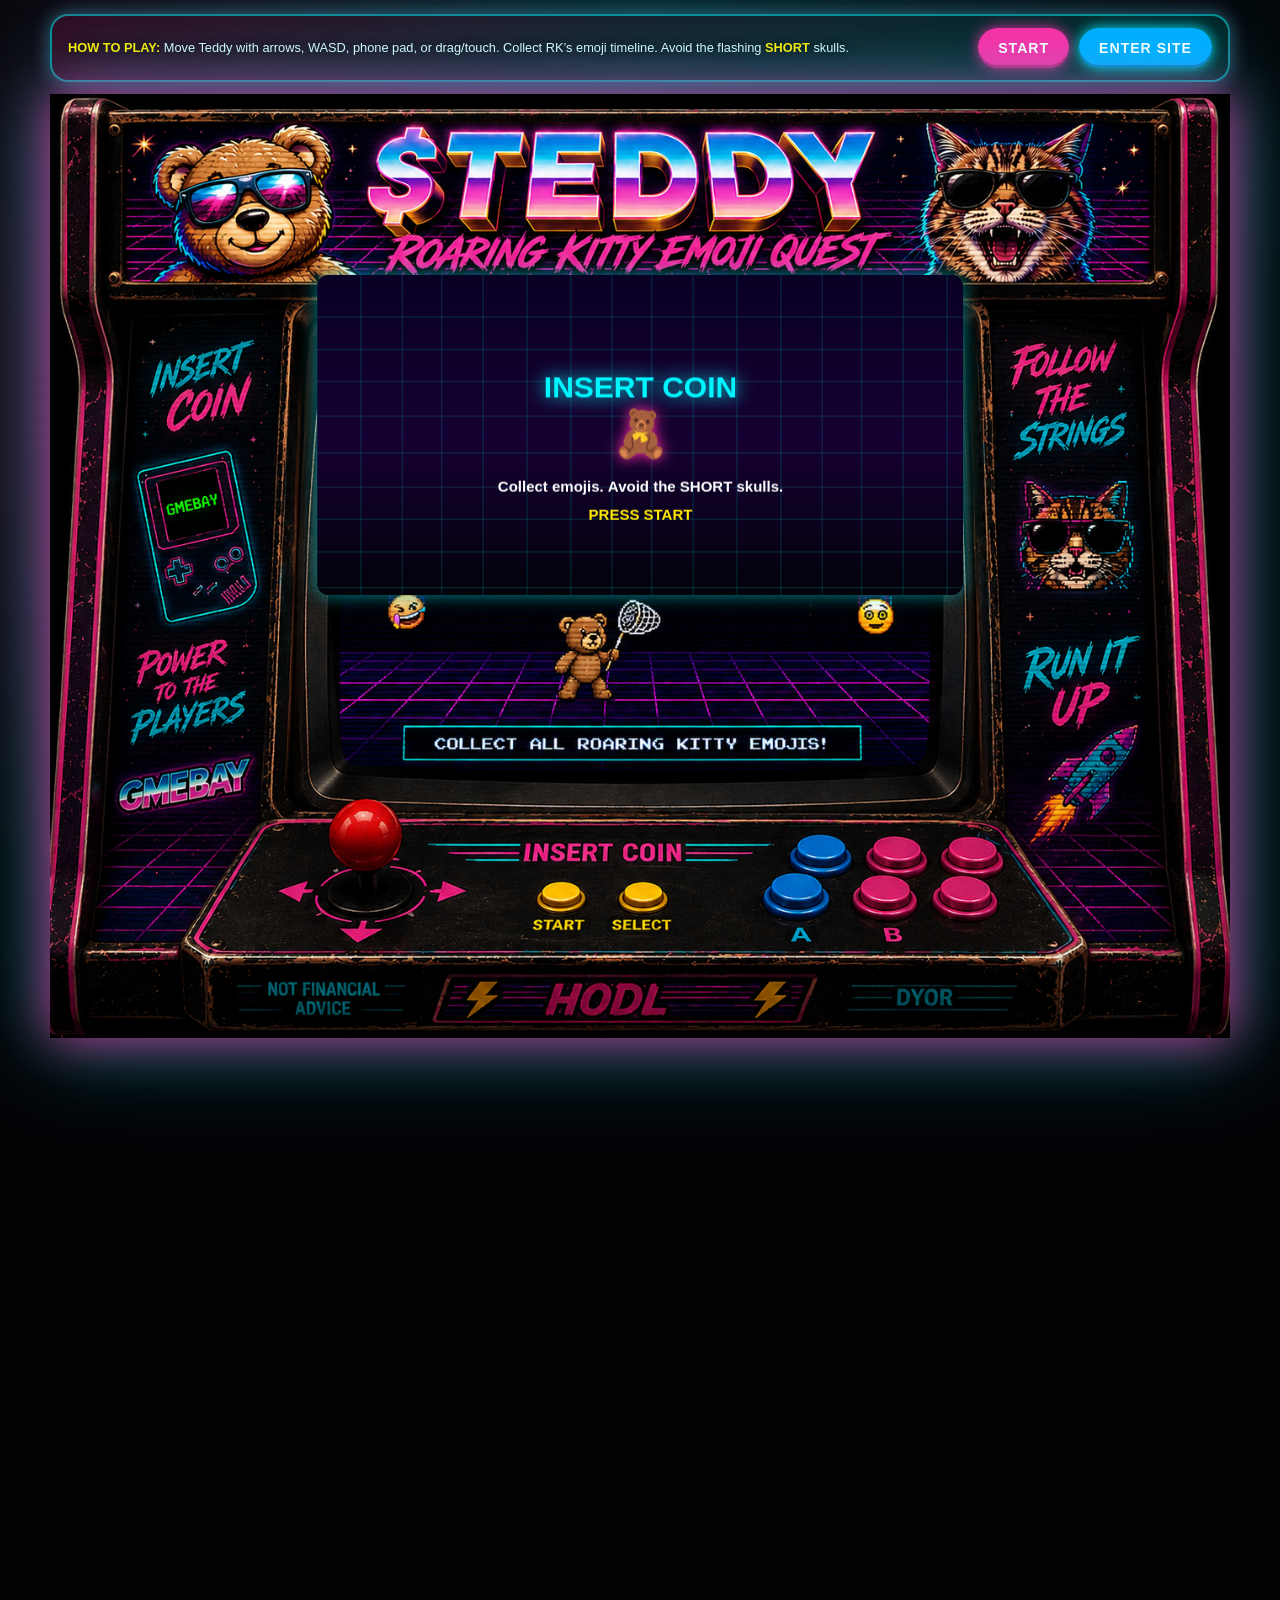
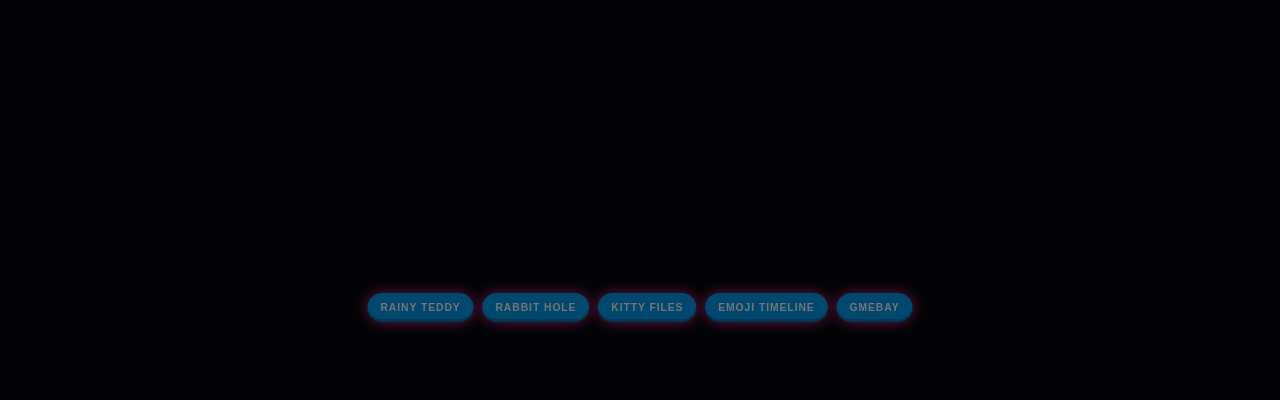
<file: index.html>
<!DOCTYPE html>
<html lang="en">
<head>
  <meta charset="UTF-8" />
  <meta name="viewport" content="width=device-width, initial-scale=1.0, viewport-fit=cover" />
  <title>$TEDDY | Insert Coin</title>
  <link rel="stylesheet" href="style.css" />

  <style>
    :root {
      --pink: #ff2aa3;
      --blue: #00f5ff;
      --yellow: #ffea00;
      --bg: #030306;

      /* Original clean cabinet gameplay placement */
      --screen-left: 22.6%;
      --screen-top: 19.2%;
      --screen-width: 54.8%;
      --screen-height: 33.8%;

      /* Your copied cabinet START / SELECT zones */
      --start-left: 43.24%;
      --start-top: 84.91%;
      --start-width: 5.2%;
      --start-height: 5.6%;

      --select-left: 50.38%;
      --select-top: 85.01%;
      --select-width: 5.2%;
      --select-height: 5.6%;
    }

    * { box-sizing: border-box; }

    html,
    body {
      margin: 0;
      min-height: 100%;
      background:
        radial-gradient(circle at 50% 0%, rgba(0,245,255,.16), transparent 34%),
        radial-gradient(circle at 20% 20%, rgba(255,42,163,.18), transparent 28%),
        var(--bg);
      color: white;
      overflow-x: hidden;
      overscroll-behavior: none;
      font-family: Arial, Helvetica, sans-serif;
    }

    .scanlines {
      position: fixed;
      inset: 0;
      pointer-events: none;
      z-index: 10000;
      opacity: .5;
      background: repeating-linear-gradient(
        to bottom,
        rgba(255,255,255,.045) 0,
        rgba(255,255,255,.045) 1px,
        transparent 2px,
        transparent 5px
      );
      mix-blend-mode: overlay;
    }

    .arcade-page {
      min-height: 100svh;
      padding: 14px 14px 28px;
      overflow-x: hidden;
    }

    .arcade-top-panel {
      width: min(99vw, 1180px);
      margin: 0 auto 12px;
      padding: 12px 16px;
      border: 2px solid rgba(0,245,255,.5);
      border-radius: 18px;
      background:
        linear-gradient(90deg, rgba(255,42,163,.18), rgba(0,245,255,.14)),
        rgba(0,0,0,.72);
      box-shadow:
        0 0 18px rgba(0,245,255,.35),
        0 0 24px rgba(255,42,163,.22);
      display: flex;
      align-items: center;
      justify-content: space-between;
      gap: 14px;
      flex-wrap: wrap;
    }

    .arcade-instructions {
      flex: 1 1 420px;
      font-size: clamp(11px, 1vw, 14px);
      line-height: 1.45;
      color: #dffcff;
      text-shadow: 0 0 8px rgba(0,0,0,.9);
    }

    .arcade-instructions strong { color: var(--yellow); }

    .arcade-controls {
      display: flex;
      align-items: center;
      justify-content: center;
      gap: 10px;
      flex-wrap: wrap;
    }

    .arcade-btn,
    .footer-links a {
      border: 0;
      border-radius: 999px;
      padding: 13px 20px;
      color: white;
      font-weight: 900;
      letter-spacing: 1px;
      cursor: pointer;
      background: var(--pink);
      box-shadow:
        0 0 14px rgba(255,42,163,.88),
        inset 0 -3px 0 rgba(0,0,0,.25);
      font-size: clamp(12px, 1.1vw, 16px);
      text-transform: uppercase;
      text-decoration: none;
      display: inline-flex;
      align-items: center;
      justify-content: center;
      line-height: 1;
      -webkit-tap-highlight-color: transparent;
      touch-action: manipulation;
    }

    .arcade-btn:hover,
    .footer-links a:hover {
      transform: translateY(-2px);
      background: #00aaff;
      box-shadow: 0 0 18px rgba(0,245,255,.95);
    }

    .arcade-btn.enter {
      background: #00aaff;
      box-shadow:
        0 0 14px rgba(0,245,255,.92),
        inset 0 -3px 0 rgba(0,0,0,.25);
    }

    .arcade-btn.enter:hover {
      background: var(--pink);
      box-shadow: 0 0 18px rgba(255,42,163,.95);
    }

    .arcade-shell {
      position: relative;
      width: min(99vw, 1180px);
      margin: 0 auto;
    }

    .arcade-cabinet-img {
      width: 100%;
      height: auto;
      display: block;
      filter:
        drop-shadow(0 0 24px rgba(255,42,163,.75))
        drop-shadow(0 0 42px rgba(0,245,255,.45));
      user-select: none;
      -webkit-user-drag: none;
      pointer-events: none;
    }

    .arcade-screen {
      position: absolute;
      left: var(--screen-left);
      top: var(--screen-top);
      width: var(--screen-width);
      height: var(--screen-height);
      border-radius: 12px;
      overflow: hidden;
      background: #050510;
      box-shadow:
        inset 0 0 22px rgba(0,245,255,.5),
        0 0 18px rgba(0,245,255,.55);
      touch-action: none;
    }

    #gameCanvas {
      display: block;
      width: 100%;
      height: 100%;
      background: #050510;
      cursor: crosshair;
      touch-action: none;
      -webkit-user-select: none;
      user-select: none;
    }

    .cabinet-hotspot {
      position: absolute;
      z-index: 90;
      border: 0;
      background: transparent;
      border-radius: 999px;
      transform: translate(-50%, -50%);
      padding: 0;
      margin: 0;
      cursor: pointer;
      touch-action: manipulation;
      -webkit-tap-highlight-color: transparent;
    }

    .cabinet-hotspot span {
      position: absolute;
      width: 1px;
      height: 1px;
      overflow: hidden;
      clip: rect(0 0 0 0);
      white-space: nowrap;
    }

    #cabinetStart {
      left: var(--start-left);
      top: var(--start-top);
      width: var(--start-width);
      height: var(--start-height);
    }

    #cabinetSelect {
      left: var(--select-left);
      top: var(--select-top);
      width: var(--select-width);
      height: var(--select-height);
    }

    body.show-layout .arcade-screen {
      outline: 3px solid rgba(255,234,0,.95);
      outline-offset: 2px;
    }

    body.show-layout .cabinet-hotspot {
      background: rgba(0,245,255,.24);
      border: 2px solid rgba(0,245,255,.95);
      box-shadow: 0 0 18px rgba(0,245,255,.8);
    }

    body.show-layout .cabinet-hotspot span {
      position: static;
      width: auto;
      height: auto;
      clip: auto;
      display: grid;
      place-items: center;
      color: white;
      font-weight: 900;
      font-size: 10px;
      text-shadow: 0 2px 4px black;
    }

    .mobile-gamepad {
      display: none;
      width: min(214px, calc(100vw - 16px));
      margin: 8px auto 0;
      padding: 5px;
      border: 2px solid rgba(0,245,255,.5);
      border-radius: 14px;
      background:
        linear-gradient(180deg, rgba(255,42,163,.12), rgba(0,245,255,.08)),
        rgba(0,0,0,.78);
      box-shadow:
        0 0 12px rgba(0,245,255,.22),
        0 0 14px rgba(255,42,163,.18);
      touch-action: none;
      -webkit-user-select: none;
      user-select: none;
    }

    .mobile-grid {
      display: grid;
      grid-template-columns: 34px 34px 34px;
      grid-template-rows: 31px 31px 31px;
      gap: 4px;
      justify-content: center;
      grid-template-areas:
        ". up ."
        "left center right"
        ". down .";
    }

    .mobile-pad {
      border: 0;
      border-radius: 9px;
      background: var(--pink);
      color: white;
      font-size: 15px;
      font-weight: 900;
      cursor: pointer;
      box-shadow:
        0 0 8px rgba(255,42,163,.62),
        inset 0 -2px 0 rgba(0,0,0,.26);
      touch-action: none;
      -webkit-tap-highlight-color: transparent;
    }

    .mobile-pad:active,
    .mobile-pad.active {
      transform: translateY(2px);
      background: #00aaff;
      box-shadow:
        0 0 14px rgba(0,245,255,.9),
        inset 0 -1px 0 rgba(0,0,0,.24);
    }

    .pad-up { grid-area: up; }
    .pad-left { grid-area: left; }
    .pad-right { grid-area: right; }
    .pad-down { grid-area: down; }

    .pad-center {
      grid-area: center;
      display: grid;
      place-items: center;
      color: #dffcff;
      font-size: 7px;
      text-align: center;
      line-height: 1.05;
      padding: 2px;
      border-radius: 9px;
      border: 1px solid rgba(255,255,255,.16);
      background: rgba(0,0,0,.52);
    }

    .footer-links {
      width: min(99vw, 1180px);
      margin: 14px auto 0;
      display: flex;
      flex-wrap: wrap;
      justify-content: center;
      gap: 9px;
    }

    .footer-links a {
      padding: 10px 14px;
      font-size: 11px;
      background: rgba(0,170,255,.92);
    }

    @media (max-width: 760px) {
      body { overflow-x: hidden; }

      .arcade-page {
        padding: 6px 4px 74px;
        overflow-x: hidden;
      }

      .arcade-top-panel {
        width: min(100%, 500px);
        max-width: 100%;
        margin: 0 auto 4px;
        padding: 7px 8px;
        border-radius: 14px;
        gap: 7px;
      }

      .arcade-instructions {
        flex-basis: 100%;
        font-size: 9.5px;
        line-height: 1.22;
        text-align: center;
      }

      .arcade-controls {
        width: 100%;
        justify-content: center;
        gap: 7px;
      }

      .arcade-btn {
        padding: 9px 11px;
        font-size: 10.5px;
      }

      /*
        Phone fit mode: modestly larger than viewport, not aggressive.
        This keeps screen placement locked to the cabinet art.
      */
      .arcade-shell {
        width: min(122vw, 590px);
        max-width: none;
        margin-left: 50%;
        transform: translateX(-50%);
      }

      .arcade-screen {
        border-radius: 8px;
      }

      .mobile-gamepad {
        display: block;
        position: fixed;
        left: 50%;
        bottom: max(6px, env(safe-area-inset-bottom));
        transform: translateX(-50%);
        z-index: 5000;
      }

      .footer-links {
        margin-top: 10px;
        padding-bottom: 12px;
        gap: 7px;
      }

      .footer-links a {
        padding: 8px 10px;
        font-size: 9px;
      }

      body.arcade-desktop-mode {
        overflow-x: auto;
      }

      body.arcade-desktop-mode .arcade-page {
        overflow-x: auto;
      }

      body.arcade-desktop-mode .arcade-top-panel,
      body.arcade-desktop-mode .arcade-shell,
      body.arcade-desktop-mode .footer-links {
        width: 1180px;
        max-width: none;
        margin-left: 0;
        margin-right: 0;
        transform: none;
      }

      body.arcade-desktop-mode .footer-links {
        justify-content: flex-start;
      }
    }
  
    /* ======================================================
       MOBILE DESKTOP-MODE ESCAPE + DEEP FALLBACK LINKS V11
    ====================================================== */

    .mobile-fit-return {
      display: none;
      position: fixed;
      right: max(10px, env(safe-area-inset-right));
      bottom: max(10px, env(safe-area-inset-bottom));
      z-index: 6500;
      border: 0;
      border-radius: 999px;
      padding: 10px 13px;
      background: #00aaff;
      color: white;
      font-weight: 900;
      font-size: 11px;
      letter-spacing: .08em;
      box-shadow:
        0 0 16px rgba(0,245,255,.86),
        inset 0 -3px 0 rgba(0,0,0,.25);
      cursor: pointer;
      touch-action: manipulation;
      -webkit-tap-highlight-color: transparent;
    }

    .mobile-fit-return:active {
      transform: translateY(2px);
      background: #ff2aa3;
      box-shadow:
        0 0 18px rgba(255,42,163,.9),
        inset 0 -1px 0 rgba(0,0,0,.25);
    }

    /*
      Fallback links stay available, but they are intentionally pushed
      far below the arcade so ENTER SITE is the obvious path.
    */
    .footer-links {
      margin-top: 95vh !important;
      opacity: .45;
      transform: scale(.94);
      transform-origin: center top;
    }

    .footer-links:hover,
    .footer-links:focus-within {
      opacity: .92;
    }

    @media (max-width: 760px) {
      body.arcade-desktop-mode .mobile-fit-return {
        display: inline-flex;
        align-items: center;
        justify-content: center;
      }

      /*
        In desktop/wide mode, keep the little escape button visible and
        move the arrow pad slightly left so the two controls do not overlap.
      */
      body.arcade-desktop-mode .mobile-gamepad {
        left: 42%;
      }

      body.arcade-desktop-mode .arcade-page {
        padding-bottom: 90px;
      }

      .footer-links {
        margin-top: 125vh !important;
        padding-bottom: 140px !important;
        opacity: .34;
      }
    }

  
    /* ======================================================
       MOBILE PLAYFIELD BOOST V12
       Desktop stays untouched. Emoji/game drawing stays untouched.
       This only makes the mobile cabinet/play screen larger.
    ====================================================== */

    @media (max-width: 760px) {
      /*
        v11 used about 122vw. This increases the phone playfield
        without changing the screen's coordinates inside the cabinet art.
      */
      body:not(.arcade-desktop-mode) .arcade-shell {
        width: min(138vw, 660px) !important;
        max-width: none !important;
        margin-left: 50% !important;
        transform: translateX(-50%) !important;
      }

      /*
        After START, give gameplay a little more breathing room.
        The top panel remains available, but it becomes less dominant.
      */
      body.arcade-playing:not(.arcade-desktop-mode) .arcade-top-panel {
        transform: scale(.94);
        transform-origin: center top;
        margin-bottom: 0;
      }

      body.arcade-playing:not(.arcade-desktop-mode) .arcade-instructions {
        font-size: 8.8px;
        line-height: 1.12;
      }

      body.arcade-playing:not(.arcade-desktop-mode) .arcade-btn {
        padding: 7px 10px;
        font-size: 9.5px;
      }

      body.arcade-playing:not(.arcade-desktop-mode) .arcade-shell {
        width: min(144vw, 680px) !important;
      }

      /*
        Keep the arrow pad compact and low so it doesn't cover the cabinet.
      */
      body.arcade-playing:not(.arcade-desktop-mode) .mobile-gamepad {
        width: min(196px, calc(100vw - 16px));
        padding: 4px;
        opacity: .92;
      }

      body.arcade-playing:not(.arcade-desktop-mode) .mobile-grid {
        grid-template-columns: 31px 31px 31px;
        grid-template-rows: 28px 28px 28px;
        gap: 4px;
      }

      body.arcade-playing:not(.arcade-desktop-mode) .mobile-pad {
        font-size: 14px;
        border-radius: 8px;
      }

      body.arcade-playing:not(.arcade-desktop-mode) .pad-center {
        font-size: 6.5px;
      }
    }

    @media (max-width: 430px) {
      body:not(.arcade-desktop-mode) .arcade-shell {
        width: min(146vw, 660px) !important;
      }

      body.arcade-playing:not(.arcade-desktop-mode) .arcade-shell {
        width: min(152vw, 680px) !important;
      }
    }

    @media (max-width: 380px) {
      body:not(.arcade-desktop-mode) .arcade-shell {
        width: min(152vw, 650px) !important;
      }

      body.arcade-playing:not(.arcade-desktop-mode) .arcade-shell {
        width: min(158vw, 680px) !important;
      }
    }

  
    /* ======================================================
       MAX MOBILE PLAYFIELD V13
       Makes the actual game screen nearly full phone width.
       Desktop and emoji drawing are untouched.
    ====================================================== */

    @media (max-width: 760px) {
      /*
        This is the key: the cabinet is much wider than the phone,
        centered so the built-in gameplay screen lands almost perfectly
        across the viewport.
      */
      body:not(.arcade-desktop-mode) .arcade-shell {
        width: min(182vw, 820px) !important;
        max-width: none !important;
        margin-left: 50% !important;
        margin-right: 0 !important;
        transform: translateX(-50%) !important;
      }

      /*
        Make the opening view already playable-looking, but keep the top
        panel visible enough for START and ENTER SITE.
      */
      body:not(.arcade-desktop-mode) .arcade-top-panel {
        width: min(100%, 460px) !important;
        padding: 5px 7px !important;
        margin-bottom: 1px !important;
        gap: 5px !important;
      }

      body:not(.arcade-desktop-mode) .arcade-instructions {
        font-size: 8.4px !important;
        line-height: 1.08 !important;
      }

      body:not(.arcade-desktop-mode) .arcade-btn {
        padding: 7px 9px !important;
        font-size: 9.5px !important;
      }

      /*
        After START, maximize the gameplay first impression:
        hide the instructional text and compress the button row.
      */
      body.arcade-playing:not(.arcade-desktop-mode) .arcade-top-panel {
        transform: none !important;
        padding: 3px 6px !important;
        margin-bottom: -4px !important;
        border-color: rgba(0,245,255,.28) !important;
        opacity: .84;
      }

      body.arcade-playing:not(.arcade-desktop-mode) .arcade-instructions {
        display: none !important;
      }

      body.arcade-playing:not(.arcade-desktop-mode) .arcade-controls {
        width: 100% !important;
        justify-content: center !important;
      }

      body.arcade-playing:not(.arcade-desktop-mode) .arcade-btn {
        padding: 6px 10px !important;
        font-size: 9px !important;
      }

      /*
        During actual play, push the screen as large as practical.
        Around 182vw makes the cabinet screen about full viewport width
        because the screen is ~54.8% of the cabinet.
      */
      body.arcade-playing:not(.arcade-desktop-mode) .arcade-shell {
        width: min(186vw, 850px) !important;
      }

      /*
        Compact controls, kept low and semi-transparent so the playfield
        remains the hero.
      */
      .mobile-gamepad {
        width: min(182px, calc(100vw - 16px)) !important;
        padding: 4px !important;
        opacity: .88 !important;
        border-radius: 13px !important;
      }

      .mobile-grid {
        grid-template-columns: 29px 29px 29px !important;
        grid-template-rows: 27px 27px 27px !important;
        gap: 4px !important;
      }

      .mobile-pad {
        font-size: 13px !important;
        border-radius: 8px !important;
      }

      .pad-center {
        font-size: 6px !important;
        line-height: 1 !important;
        padding: 1px !important;
      }

      /*
        Make sure the emergency FIT SCREEN escape remains visible
        when the user toggles into desktop/wide mode.
      */
      body.arcade-desktop-mode .mobile-fit-return {
        display: inline-flex !important;
      }
    }

    @media (max-width: 430px) {
      body:not(.arcade-desktop-mode) .arcade-shell {
        width: min(188vw, 820px) !important;
      }

      body.arcade-playing:not(.arcade-desktop-mode) .arcade-shell {
        width: min(192vw, 850px) !important;
      }
    }

    @media (max-width: 390px) {
      body:not(.arcade-desktop-mode) .arcade-shell {
        width: min(194vw, 820px) !important;
      }

      body.arcade-playing:not(.arcade-desktop-mode) .arcade-shell {
        width: min(198vw, 850px) !important;
      }
    }

    @media (max-width: 350px) {
      body:not(.arcade-desktop-mode) .arcade-shell {
        width: min(202vw, 820px) !important;
      }

      body.arcade-playing:not(.arcade-desktop-mode) .arcade-shell {
        width: min(206vw, 850px) !important;
      }
    }

      /* GAMEPLAY TUNING V14: skull/enemy movement is about 10% slower. */
  </style>
</head>

<body>
  <div class="scanlines"></div>

  <main class="arcade-page">
    <div class="arcade-top-panel">
      <div class="arcade-instructions">
        <strong>HOW TO PLAY:</strong>
        Move Teddy with arrows, WASD, phone pad, or drag/touch.
        Collect RK’s emoji timeline. Avoid the flashing <strong>SHORT</strong> skulls.
      </div>

      <div class="arcade-controls">
        <button id="startGame" class="arcade-btn" type="button">START</button>
        <a id="enterSite" class="arcade-btn enter" href="teddy.html">ENTER SITE</a>
      </div>
    </div>

    <div class="arcade-shell">
      <img
        src="teddy-arcade-cabinet.png"
        alt="$TEDDY Arcade Cabinet"
        class="arcade-cabinet-img"
      />

      <div class="arcade-screen">
        <canvas id="gameCanvas"></canvas>
      </div>

      <button id="cabinetStart" class="cabinet-hotspot" type="button" aria-label="Start arcade game">
        <span>START</span>
      </button>

      <button id="cabinetSelect" class="cabinet-hotspot" type="button" aria-label="Toggle mobile and desktop view">
        <span>SELECT</span>
      </button>
    </div>

    <div class="mobile-gamepad" aria-label="Mobile Teddy controls">
      <div class="mobile-grid">
        <button class="mobile-pad pad-up" type="button" data-key="ArrowUp">▲</button>
        <button class="mobile-pad pad-left" type="button" data-key="ArrowLeft">◀</button>
        <div class="pad-center">HOLD<br>TO<br>MOVE</div>
        <button class="mobile-pad pad-right" type="button" data-key="ArrowRight">▶</button>
        <button class="mobile-pad pad-down" type="button" data-key="ArrowDown">▼</button>
      </div>
    </div>


    <button id="mobileFitReturn" class="mobile-fit-return" type="button" aria-label="Return to mobile fit screen">
      FIT SCREEN
    </button>

    <nav class="footer-links" aria-label="Site links">
      <a href="teddy.html">Rainy Teddy</a>
      <a href="hq.html">Rabbit Hole</a>
      <a href="kitty.html">Kitty Files</a>
      <a href="emoji.html">Emoji Timeline</a>
      <a href="gmebay.html">GMEBAY</a>
    </nav>
  </main>

  <script>
    /* ======================================================
       SELF-CONTAINED $TEDDY ARCADE
       This page does NOT depend on script.js.
    ====================================================== */

    (function () {
      const params = new URLSearchParams(window.location.search);
      if (params.has("showlayout")) document.body.classList.add("show-layout");

      const canvas = document.getElementById("gameCanvas");
      const ctx = canvas.getContext("2d");
      const startBtn = document.getElementById("startGame");
      const enterSite = document.getElementById("enterSite");
      const cabinetStart = document.getElementById("cabinetStart");
      const cabinetSelect = document.getElementById("cabinetSelect");
      const mobileFitReturn = document.getElementById("mobileFitReturn");
      const mobilePads = document.querySelectorAll("[data-key]");

      const isiPhoneLike =
        /iPhone|iPad|iPod/i.test(navigator.userAgent) ||
        (navigator.platform === "MacIntel" && navigator.maxTouchPoints > 1);

      const ENTER_URL = "teddy.html";

      let animationFrame = null;
      let running = false;
      let won = false;
      let lost = false;
      let frame = 0;
      let keys = {};
      let pointerActive = false;
      let score = 0;
      let lives = 3;
      let nextEmojiIndex = 0;
      let collectibles = [];
      let enemies = [];
      let particles = [];

      const player = {
        x: 130,
        y: 250,
        targetX: 130,
        targetY: 250,
        size: 42,
        speed: 5.2,
        invincible: 0
      };

      const emojiTimeline = [
        "😳", "💩", "😿", "🥜", "🐸",
        "🍦", "🤢", "👍", "👊", "💀",
        "🤓", "👀", "🤩", "⚡", "🎮",
        "🚀", "🍄", "💥", "🍏", "🤔",
        "🥴", "💜", "👥", "👌", "🤝",
        "⛺", "😿", "🎯", "👀", "🐶",
        "🇺🇸🎤🎶", "👀", "🔥", "💥", "🍻"
      ];

      function clamp(value, min, max) {
        return Math.max(min, Math.min(max, value));
      }

      function gameWidth() {
        return Math.max(320, canvas.clientWidth || 640);
      }

      function gameHeight() {
        return Math.max(180, canvas.clientHeight || 360);
      }

      function resizeCanvas() {
        const rect = canvas.getBoundingClientRect();
        const dpr = Math.min(window.devicePixelRatio || 1, 2);
        const cssW = Math.max(320, Math.floor(rect.width || 900));
        const cssH = Math.max(180, Math.floor(rect.height || cssW * 0.5625));

        canvas.width = Math.floor(cssW * dpr);
        canvas.height = Math.floor(cssH * dpr);
        ctx.setTransform(dpr, 0, 0, dpr, 0, 0);

        player.x = clamp(player.x, 35, cssW - 35);
        player.y = clamp(player.y, 54, cssH - 35);
        player.targetX = clamp(player.targetX, 35, cssW - 35);
        player.targetY = clamp(player.targetY, 54, cssH - 35);

        if (!running && !won && !lost) drawStartScreen();
      }

      function emojiFont(size, weight = "") {
        const prefix = weight ? weight + " " : "";
        return prefix + size + 'px "Apple Color Emoji", "Segoe UI Emoji", "Noto Color Emoji", Arial, sans-serif';
      }

      function drawEmoji(text, x, y, size, shadow = "#00f5ff") {
        ctx.save();
        ctx.font = emojiFont(size);
        ctx.textAlign = "center";
        ctx.textBaseline = "middle";
        ctx.fillStyle = "#fff";
        ctx.shadowColor = isiPhoneLike ? "transparent" : shadow;
        ctx.shadowBlur = isiPhoneLike ? 0 : 14;
        ctx.fillText(text, x, y);
        ctx.restore();
      }

      function makeCollectible(emoji, index) {
        const w = gameWidth();
        const h = gameHeight();
        return {
          emoji,
          x: 80 + Math.random() * Math.max(40, w - 160),
          y: 70 + Math.random() * Math.max(40, h - 120),
          size: emoji.length > 3 ? 26 : 32,
          pulse: index * 0.4,
          collected: false
        };
      }

      function makeEnemy() {
        const w = gameWidth();
        const h = gameHeight();
        const speed = (1.2 + Math.random() * 1.8) * 0.9; // v14: skulls about 10% slower
        return {
          x: 60 + Math.random() * Math.max(40, w - 120),
          y: 70 + Math.random() * Math.max(40, h - 120),
          vx: (Math.random() > 0.5 ? 1 : -1) * speed,
          vy: (Math.random() > 0.5 ? 1 : -1) * speed,
          size: 34,
          wobble: Math.random() * Math.PI * 2
        };
      }

      function resetGame(event) {
        if (event) {
          event.preventDefault();
          event.stopPropagation();
        }

        document.body.classList.add("arcade-playing");
        document.body.classList.remove("arcade-ended");

        resizeCanvas();

        running = true;
        won = false;
        lost = false;
        frame = 0;
        score = 0;
        lives = 3;
        nextEmojiIndex = 0;
        collectibles = emojiTimeline.map((emoji, index) => makeCollectible(emoji, index));
        enemies = Array.from({ length: 5 }, makeEnemy);
        particles = [];

        player.x = gameWidth() * 0.15;
        player.y = gameHeight() * 0.5;
        player.targetX = player.x;
        player.targetY = player.y;
        player.invincible = 0;

        if (animationFrame) cancelAnimationFrame(animationFrame);
        animationFrame = requestAnimationFrame(loop);
      }

      function spawnParticles(x, y, color, amount = 16) {
        for (let i = 0; i < amount; i++) {
          particles.push({
            x,
            y,
            vx: -2.5 + Math.random() * 5,
            vy: -2.5 + Math.random() * 5,
            life: 22 + Math.random() * 22,
            color,
            size: 1.5 + Math.random() * 3
          });
        }
      }

      function distance(a, b) {
        return Math.hypot(a.x - b.x, a.y - b.y);
      }

      function updatePlayer() {
        const w = gameWidth();
        const h = gameHeight();

        if (keys.ArrowLeft || keys.a || keys.A) player.targetX -= player.speed;
        if (keys.ArrowRight || keys.d || keys.D) player.targetX += player.speed;
        if (keys.ArrowUp || keys.w || keys.W) player.targetY -= player.speed;
        if (keys.ArrowDown || keys.s || keys.S) player.targetY += player.speed;

        player.targetX = clamp(player.targetX, 35, w - 35);
        player.targetY = clamp(player.targetY, 54, h - 35);

        player.x += (player.targetX - player.x) * (pointerActive ? 0.22 : 0.16);
        player.y += (player.targetY - player.y) * (pointerActive ? 0.22 : 0.16);

        if (player.invincible > 0) player.invincible--;
      }

      function updateEnemies() {
        const w = gameWidth();
        const h = gameHeight();

        enemies.forEach((enemy) => {
          enemy.x += enemy.vx;
          enemy.y += enemy.vy;
          enemy.wobble += 0.05;

          if (enemy.x < 34 || enemy.x > w - 34) enemy.vx *= -1;
          if (enemy.y < 58 || enemy.y > h - 34) enemy.vy *= -1;

          if (player.invincible <= 0 && distance(player, enemy) < (player.size + enemy.size) * 0.46) {
            lives--;
            player.invincible = 115;
            spawnParticles(player.x, player.y, "#ff2aa3", 22);

            if (lives <= 0) endGame(false);
          }
        });
      }

      function updateParticles() {
        particles.forEach((p) => {
          p.x += p.vx;
          p.y += p.vy;
          p.vx *= 0.96;
          p.vy *= 0.96;
          p.life -= 1;
        });

        particles = particles.filter((p) => p.life > 0);
      }

      function checkCollectibles() {
        collectibles.forEach((item) => {
          if (item.collected) return;

          const itemPoint = { x: item.x, y: item.y };

          if (distance(player, itemPoint) < (player.size + item.size) * 0.44) {
            item.collected = true;
            score++;
            spawnParticles(item.x, item.y, "#00f5ff", 18);
          }
        });

        if (score >= emojiTimeline.length) {
          endGame(true);
        }
      }

      function drawBackground() {
        const w = gameWidth();
        const h = gameHeight();

        ctx.clearRect(0, 0, w, h);

        const grad = ctx.createLinearGradient(0, 0, 0, h);
        grad.addColorStop(0, "#090024");
        grad.addColorStop(0.52, "#150031");
        grad.addColorStop(1, "#02020a");
        ctx.fillStyle = grad;
        ctx.fillRect(0, 0, w, h);

        ctx.save();
        ctx.strokeStyle = "rgba(0,255,255,0.18)";
        ctx.lineWidth = 1;

        for (let y = 40; y < h; y += 34) {
          ctx.beginPath();
          ctx.moveTo(0, y + Math.sin((frame + y) * 0.04) * 2);
          ctx.lineTo(w, y + Math.sin((frame + y) * 0.04) * 2);
          ctx.stroke();
        }

        for (let x = 0; x < w; x += 42) {
          ctx.beginPath();
          ctx.moveTo(x + Math.sin((frame + x) * 0.03) * 2, 0);
          ctx.lineTo(x + Math.sin((frame + x) * 0.03) * 2, h);
          ctx.stroke();
        }

        ctx.restore();
      }

      function drawPlayer() {
        if (player.invincible > 0 && Math.floor(frame / 5) % 2 === 0) return;
        drawEmoji("🧸", player.x, player.y, player.size, "#ff2aa3");
      }

      function drawCollectibles() {
        collectibles.forEach((item) => {
          if (item.collected) return;

          item.pulse += 0.08;
          const bob = Math.sin(item.pulse) * 3;
          drawEmoji(item.emoji, item.x, item.y + bob, item.size, "#00f5ff");
        });
      }

      function drawEnemies() {
        enemies.forEach((enemy) => {
          const wobble = Math.sin(enemy.wobble) * 3;
          drawEmoji("☠️", enemy.x, enemy.y + wobble, enemy.size, "#ff2aa3");

          if (Math.floor(frame / 14) % 2 === 0) {
            ctx.save();
            ctx.textAlign = "center";
            ctx.textBaseline = "middle";
            ctx.font = "900 11px Arial, sans-serif";
            ctx.fillStyle = "#ffea00";
            ctx.shadowColor = "#ffea00";
            ctx.shadowBlur = 8;
            ctx.fillText("SHORT", enemy.x, enemy.y + enemy.size * 0.78 + wobble);
            ctx.restore();
          }
        });
      }

      function drawParticles() {
        particles.forEach((p) => {
          ctx.save();
          ctx.globalAlpha = Math.max(0, p.life / 44);
          ctx.fillStyle = p.color;
          ctx.shadowColor = p.color;
          ctx.shadowBlur = 10;
          ctx.beginPath();
          ctx.arc(p.x, p.y, p.size, 0, Math.PI * 2);
          ctx.fill();
          ctx.restore();
        });
      }

      function drawText() {
        const w = gameWidth();
        const h = gameHeight();

        ctx.save();
        ctx.font = "900 15px Arial, sans-serif";
        ctx.textBaseline = "top";
        ctx.textAlign = "left";
        ctx.fillStyle = "#00f5ff";
        ctx.shadowColor = "#00f5ff";
        ctx.shadowBlur = 10;
        ctx.fillText(`EMOJIS ${score}/${emojiTimeline.length}`, 16, 14);

        ctx.textAlign = "right";
        ctx.fillStyle = "#ffea00";
        ctx.shadowColor = "#ffea00";
        ctx.fillText(`LIVES ${"♥".repeat(lives)}`, w - 16, 14);

        ctx.font = "900 12px Arial, sans-serif";
        ctx.fillStyle = "rgba(255,255,255,.82)";
        ctx.shadowBlur = 0;
        ctx.textAlign = "center";
        ctx.fillText("COLLECT THE TIMELINE. AVOID THE SHORTS.", w / 2, h - 22);
        ctx.restore();
      }

      function drawStartScreen() {
        const w = gameWidth();
        const h = gameHeight();

        drawBackground();

        ctx.save();
        ctx.textAlign = "center";
        ctx.textBaseline = "middle";
        ctx.font = "900 30px Arial, sans-serif";
        ctx.fillStyle = "#00f5ff";
        ctx.shadowColor = "#00f5ff";
        ctx.shadowBlur = 18;
        ctx.fillText("INSERT COIN", w / 2, h / 2 - 46);

        drawEmoji("🧸", w / 2, h / 2 + 1, 46, "#ff2aa3");

        ctx.font = "700 15px Arial, sans-serif";
        ctx.fillStyle = "#fff";
        ctx.shadowBlur = 0;
        ctx.fillText("Collect emojis. Avoid the SHORT skulls.", w / 2, h / 2 + 52);

        ctx.fillStyle = "#ffea00";
        ctx.font = "900 15px Arial, sans-serif";
        ctx.fillText("PRESS START", w / 2, h / 2 + 80);
        ctx.restore();
      }

      function drawEndScreen(success) {
        const w = gameWidth();
        const h = gameHeight();

        drawBackground();

        ctx.save();
        ctx.textAlign = "center";
        ctx.textBaseline = "middle";

        ctx.font = "900 28px Arial, sans-serif";
        ctx.fillStyle = success ? "#00f5ff" : "#ff2aa3";
        ctx.shadowColor = success ? "#00f5ff" : "#ff2aa3";
        ctx.shadowBlur = 18;
        ctx.fillText(success ? "TIMELINE COMPLETE" : "GAME OVER", w / 2, h / 2 - 36);

        drawEmoji(success ? "🧸🚀" : "☠️", w / 2, h / 2 + 5, 45, success ? "#00f5ff" : "#ff2aa3");

        ctx.font = "800 15px Arial, sans-serif";
        ctx.fillStyle = "#ffea00";
        ctx.shadowColor = "#ffea00";
        ctx.shadowBlur = 10;
        ctx.fillText(success ? "ENTER SITE unlocked." : "Press START to try again.", w / 2, h / 2 + 54);

        ctx.restore();
      }

      function endGame(success) {
        running = false;
        won = success;
        lost = !success;
        document.body.classList.remove("arcade-playing");
        document.body.classList.add("arcade-ended");

        if (animationFrame) {
          cancelAnimationFrame(animationFrame);
          animationFrame = null;
        }

        drawEndScreen(success);
      }

      function loop() {
        if (!running) return;

        frame++;

        drawBackground();
        updatePlayer();
        updateEnemies();
        updateParticles();
        checkCollectibles();

        drawCollectibles();
        drawEnemies();
        drawParticles();
        drawPlayer();
        drawText();

        animationFrame = requestAnimationFrame(loop);
      }

      function pointerToCanvas(event) {
        const rect = canvas.getBoundingClientRect();
        const w = gameWidth();
        const h = gameHeight();

        player.targetX = clamp(((event.clientX - rect.left) / rect.width) * w, 35, w - 35);
        player.targetY = clamp(((event.clientY - rect.top) / rect.height) * h, 54, h - 35);
        pointerActive = true;
      }

      function fireKey(type, key) {
        const event = new KeyboardEvent(type, {
          key,
          code: key,
          bubbles: true,
          cancelable: true
        });
        window.dispatchEvent(event);
        document.dispatchEvent(event);
      }

      function setFitMode(event) {
        if (event) {
          event.preventDefault();
          event.stopPropagation();
        }

        document.body.classList.remove("arcade-desktop-mode");

        /*
          Return to the top-left/normal phone position so the user is not
          stranded inside the wide desktop cabinet view.
        */
        requestAnimationFrame(() => {
          window.scrollTo({ left: 0, top: 0, behavior: "smooth" });
        });

        setTimeout(resizeCanvas, 80);
        setTimeout(resizeCanvas, 260);
      }

      function toggleView(event) {
        if (event) {
          event.preventDefault();
          event.stopPropagation();
        }

        const goingDesktop = !document.body.classList.contains("arcade-desktop-mode");
        document.body.classList.toggle("arcade-desktop-mode");

        /*
          If SELECT opens desktop/wide mode on a phone, keep the page at the
          top and give the user a fixed FIT SCREEN button to escape back.
        */
        requestAnimationFrame(() => {
          window.scrollTo({ left: 0, top: 0, behavior: "smooth" });
        });

        setTimeout(resizeCanvas, 80);
        setTimeout(resizeCanvas, 260);
      }

      startBtn.addEventListener("click", resetGame);
      cabinetStart.addEventListener("click", resetGame);

      cabinetSelect.addEventListener("click", toggleView);
      if (mobileFitReturn) mobileFitReturn.addEventListener("click", setFitMode);

      enterSite.addEventListener("click", function (event) {
        event.preventDefault();
        window.location.href = ENTER_URL;
      });

      window.addEventListener("keydown", function (event) {
        keys[event.key] = true;
        if (["ArrowLeft", "ArrowRight", "ArrowUp", "ArrowDown", " "].includes(event.key)) {
          event.preventDefault();
        }

        if (event.key === "Enter" && (won || lost)) {
          if (won) window.location.href = ENTER_URL;
          else resetGame();
        }
      });

      window.addEventListener("keyup", function (event) {
        keys[event.key] = false;
      });

      canvas.addEventListener("pointerdown", function (event) {
        if (!running) {
          if (lost) resetGame();
          return;
        }

        event.preventDefault();
        pointerToCanvas(event);
        try { canvas.setPointerCapture(event.pointerId); } catch {}
      });

      canvas.addEventListener("pointermove", function (event) {
        if (!running) return;
        if (!pointerActive && event.pointerType === "mouse") return;
        event.preventDefault();
        pointerToCanvas(event);
      });

      canvas.addEventListener("pointerup", function (event) {
        pointerActive = false;
        try { canvas.releasePointerCapture(event.pointerId); } catch {}
      });

      canvas.addEventListener("pointercancel", function () {
        pointerActive = false;
      });

      canvas.addEventListener("touchstart", function (event) {
        event.preventDefault();
      }, { passive: false });

      canvas.addEventListener("touchmove", function (event) {
        event.preventDefault();
      }, { passive: false });

      mobilePads.forEach((button) => {
        const key = button.dataset.key;

        button.addEventListener("pointerdown", function (event) {
          event.preventDefault();
          try { button.setPointerCapture(event.pointerId); } catch {}
          button.classList.add("active");
          fireKey("keydown", key);
        });

        ["pointerup", "pointercancel", "pointerleave"].forEach((name) => {
          button.addEventListener(name, function (event) {
            event.preventDefault();
            button.classList.remove("active");
            fireKey("keyup", key);
          });
        });
      });

      window.addEventListener("resize", resizeCanvas);
      window.addEventListener("orientationchange", function () {
        setTimeout(resizeCanvas, 260);
      });

      resizeCanvas();
      drawStartScreen();

      setTimeout(resizeCanvas, 100);
      setTimeout(resizeCanvas, 500);
    })();
  </script>
</body>
</html>
</file>
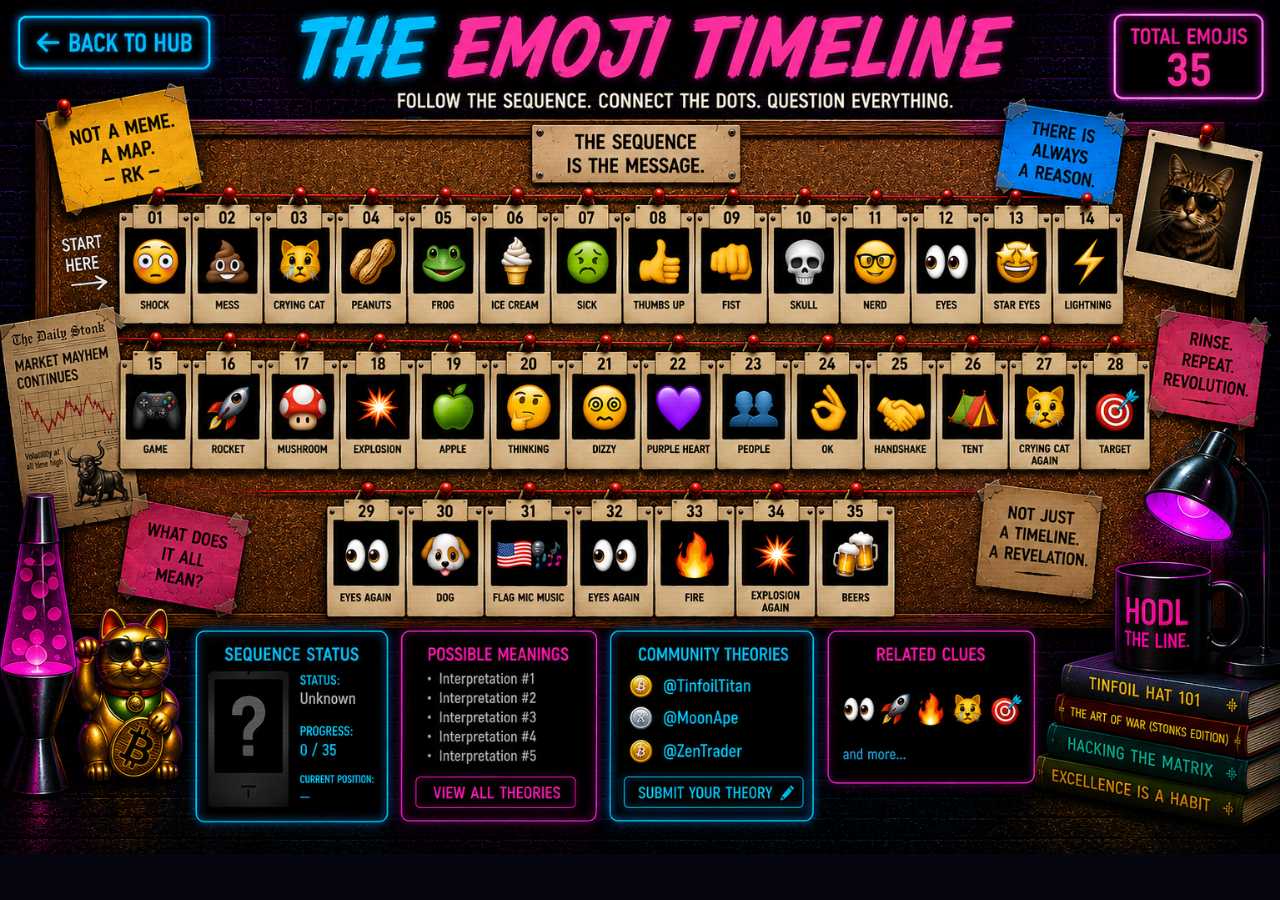
<file: emoji.html>
<!DOCTYPE html>
<html lang="en">
<head>
  <meta charset="UTF-8" />
  <meta name="viewport" content="width=device-width, initial-scale=1.0" />
  <title>The Emoji Timeline</title>

  <style>
    * { box-sizing: border-box; }

    body {
      margin: 0;
      background: #050510;
      color: white;
      font-family: Arial, Helvetica, sans-serif;
      overflow-x: hidden;
    }

    .scanlines {
      position: fixed;
      inset: 0;
      pointer-events: none;
      z-index: 999;
      background: repeating-linear-gradient(
        to bottom,
        rgba(255,255,255,.045) 0,
        rgba(255,255,255,.045) 1px,
        transparent 2px,
        transparent 5px
      );
      mix-blend-mode: overlay;
    }

    .page {
      min-height: 100vh;
      background: #050510;
      display: flex;
      justify-content: center;
    }

    .frame {
      position: relative;
      width: min(100%, 1600px);
      margin: 0 auto;
    }

    .bg {
      width: 100%;
      display: block;
      user-select: none;
    }

    .back-link {
      position: absolute;
      left: 2%;
      top: 2%;
      z-index: 80;
      width: 13%;
      height: 6%;
      color: transparent;
      text-decoration: none;
    }

    .emoji-zone {
      position: absolute;
      z-index: 70;
      width: 3.8%;
      height: 6%;
      border: 0;
      background: transparent;
      padding: 0;
      cursor: pointer;
      transform: translate(-50%, -50%);
    }

    .emoji-zone:hover,
    .emoji-zone:focus {
      outline: none;
      background: transparent;
      box-shadow: none;
    }

    .emoji-zone:active {
      transform: translate(-50%, -50%) scale(.95);
    }

    .modal {
      position: fixed;
      inset: 0;
      display: none;
      align-items: center;
      justify-content: center;
      background: rgba(0,0,0,.84);
      z-index: 1000;
      padding: 20px;
    }

    .modal.active { display: flex; }

    .modal-box {
      position: relative;
      width: min(680px, 95vw);
      border: 3px solid #ff2aa3;
      border-radius: 24px;
      background: linear-gradient(180deg, #12001f, #050510);
      padding: 30px;
      box-shadow:
        0 0 35px #ff2aa3,
        0 0 65px rgba(0,245,255,.7);
    }

    .close {
      position: absolute;
      top: 10px;
      right: 16px;
      background: transparent;
      border: 0;
      color: white;
      font-size: 34px;
      cursor: pointer;
    }

    .modal-emoji {
      font-size: 5rem;
      text-align: center;
    }

    .modal-box h2 {
      color: #00f5ff;
      text-align: center;
      margin: 6px 0 14px;
    }

    .modal-box p {
      color: #eee;
      line-height: 1.6;
    }

    textarea {
      width: 100%;
      min-height: 110px;
      background: #070711;
      color: white;
      border: 2px solid #00f5ff;
      border-radius: 14px;
      padding: 14px;
      resize: vertical;
      font-size: 1rem;
    }

    .save-btn {
      margin-top: 12px;
      width: 100%;
      border: 0;
      border-radius: 14px;
      padding: 14px;
      background: #ff2aa3;
      color: white;
      font-weight: 900;
      cursor: pointer;
    }

    .saved-theories {
      margin-top: 18px;
      padding-top: 12px;
      border-top: 1px solid rgba(255,255,255,.2);
    }

    .theory {
      background: rgba(0,245,255,.08);
      border-left: 3px solid #00f5ff;
      margin-top: 10px;
      padding: 10px;
      color: #dffcff;
    }

    .hint {
      font-size: .9rem;
      color: #aaa;
      text-align: center;
      margin-top: 10px;
    }

    @media (max-width: 800px) {
      .frame {
        width: 1400px;
        max-width: none;
      }

      .page {
        overflow-x: auto;
        justify-content: flex-start;
      }
    }
  </style>
</head>

<body>
  <div class="scanlines"></div>

  <main class="page">
    <section class="frame">
      <img src="emoji-timeline-bg.png" class="bg" alt="The Emoji Timeline" />
      <a href="index.html" class="back-link" aria-label="Back to hub"></a>
      <div id="emojiZones"></div>
    </section>
  </main>

  <div id="modal" class="modal">
    <div class="modal-box">
      <button id="closeModal" class="close">×</button>
      <div id="modalEmoji" class="modal-emoji"></div>
      <h2 id="modalTitle"></h2>
      <p id="modalText"></p>

      <h3>Community Theory</h3>
      <textarea id="theoryInput" placeholder="Add your interpretation of this emoji..."></textarea>
      <button id="saveTheory" class="save-btn">SAVE THEORY</button>

      <p class="hint">
        These notes save locally in your browser for now. Later we can connect this to a real community submission system.
      </p>

      <div class="saved-theories">
        <h3>Saved Theories</h3>
        <div id="theoryList"></div>
      </div>
    </div>
  </div>

  <script>
    const emojis = [
      { e:"😳", name:"Shock", x:12.24, y:31.18, text:"The opening signal. Surprise, confusion, and attention." },
      { e:"💩", name:"Mess", x:17.84, y:31.22, text:"Chaos, ugliness, or everything looking like a disaster before the next turn." },
      { e:"😿", name:"Sad Cat", x:23.64, y:31.34, text:"The cat appears wounded or discouraged, but this may be a fake-out rather than the end of the story." },
      { e:"🥜", name:"Peanuts", x:29.22, y:31.11, text:"Something small, overlooked, or dismissed as insignificant that may matter later." },
      { e:"🐸", name:"Frog", x:34.88, y:31.41, text:"A leap, transformation, meme signal, or jump from one phase to another." },
      { e:"🍦", name:"Ice Cream", x:40.52, y:31.03, text:"Often read by the community as a Cohen-coded clue, sweetness, reward, or callback." },
      { e:"🤢", name:"Sick", x:45.99, y:30.99, text:"A rough market moment, nausea, discomfort, or emotional pressure before the pivot." },
      { e:"👍", name:"Thumbs Up", x:51.72, y:31.2, text:"Approval, confirmation, or a signal that something checks out." },
      { e:"👊", name:"Fist", x:57.13, y:31.23, text:"Resolve, solidarity, locked-in conviction, or community strength." },
      { e:"💀", name:"Skull", x:62.91, y:31.29, text:"Danger, death of an old thesis, shorts getting wrecked, or FUD entering the board." },
      { e:"🤓", name:"Nerd", x:68.39, y:31.33, text:"Research mode. This may be a signal to study the details instead of reacting emotionally." },
      { e:"👀", name:"Eyes", x:74.04, y:31.14, text:"Watch closely. Something hidden in plain sight may be developing." },
      { e:"😁", name:"Grin", x:79.49, y:31.03, text:"Confidence, mischief, or the feeling that the reveal is getting closer." },
      { e:"⚡", name:"Lightning", x:84.92, y:31.16, text:"Sudden energy, speed, volatility, or an electric move." },

      { e:"🎮", name:"Game", x:12.32, y:48.52, text:"GameStop energy. The game continues." },
      { e:"🚀", name:"Rocket", x:17.94, y:48.56, text:"Launch imagery. The classic meme-market symbol for upward movement." },
      { e:"🍄", name:"Mushroom", x:23.8, y:48.47, text:"Power-up mode, video game transformation, or entering another level." },
      { e:"💥", name:"Explosion", x:29.74, y:48.27, text:"A boom, impact event, or sudden break in the timeline." },
      { e:"🍏", name:"Apple", x:35.42, y:48.29, text:"Could suggest a clean bite, temptation, technology, a company clue, or a garden-path clue." },
      { e:"🤔", name:"Thinking", x:41.51, y:48.3, text:"Question everything. The sequence may require interpretation rather than a surface reading." },
      { e:"🥴", name:"Dizzy", x:47.29, y:48.2, text:"Confusion, disorientation, or the audience being thrown off before the reveal." },
      { e:"💜", name:"Purple Heart", x:53.1, y:47.88, text:"Community loyalty, purple DRS associations, or love for the thesis." },
      { e:"👥", name:"People", x:59.12, y:48.23, text:"The crowd, the community, the players, or collective attention." },
      { e:"👌", name:"OK", x:64.7, y:48.43, text:"Signal accepted. A small confirmation marker." },
      { e:"🤝", name:"Handshake", x:70.29, y:48.13, text:"Deal, agreement, partnership, merger speculation, or two parties connecting." },
      { e:"⛺", name:"Tent", x:76.18, y:48.51, text:"Camping, waiting, setting up, gathering, or holding position." },
      { e:"😼", name:"Smirking Cat", x:81.6, y:48.42, text:"The cat knows something. Confidence with a hidden card." },
      { e:"🎯", name:"Target", x:87.15, y:48.52, text:"The thesis narrows. A target has been identified." },

      { e:"👀", name:"Eyes Again", x:28.53, y:65.87, text:"A repeated watch signal. The viewer is being told to look again." },
      { e:"🐶", name:"Dog", x:35.02, y:65.78, text:"Loyalty, pet-related clue, company reference, or a faithful companion signal." },
      { e:"🇺🇸", name:"Flag", x:41.44, y:65.7, text:"America, timing, market structure, celebration, or an announcement window." },
      { e:"👀", name:"Eyes Again", x:47.99, y:65.91, text:"The pattern repeats again. Pay attention to what changed between the first eyes and now." },
      { e:"🔥", name:"Fire", x:54.43, y:65.43, text:"Heat, momentum, attention, or everything starting to catch fire." },
      { e:"💥", name:"Explosion Again", x:60.71, y:65.62, text:"Second boom. A larger impact or follow-up event." },
      { e:"🍻", name:"Beers", x:66.75, y:65.66, text:"Beer = Friday. Celebration, timing, or the end-of-week signal." }
    ];

    const emojiZones = document.getElementById("emojiZones");
    const modal = document.getElementById("modal");
    const modalEmoji = document.getElementById("modalEmoji");
    const modalTitle = document.getElementById("modalTitle");
    const modalText = document.getElementById("modalText");
    const theoryInput = document.getElementById("theoryInput");
    const saveTheory = document.getElementById("saveTheory");
    const theoryList = document.getElementById("theoryList");
    const closeModal = document.getElementById("closeModal");

    let activeIndex = null;

    emojis.forEach((item, index) => {
      const zone = document.createElement("button");
      zone.className = "emoji-zone";
      zone.style.left = item.x + "%";
      zone.style.top = item.y + "%";
      zone.title = `${index + 1}. ${item.name}`;
      zone.setAttribute("aria-label", `${index + 1}. ${item.name}`);
      zone.addEventListener("click", () => openEmoji(index));
      emojiZones.appendChild(zone);
    });

    function openEmoji(index) {
      activeIndex = index;
      const item = emojis[index];

      modalEmoji.textContent = item.e;
      modalTitle.textContent = `${index + 1}. ${item.name}`;
      modalText.textContent = item.text;
      theoryInput.value = "";

      renderTheories();
      modal.classList.add("active");
    }

    function getTheoryKey() {
      return `emoji-theories-${activeIndex}`;
    }

    function renderTheories() {
      theoryList.innerHTML = "";
      const saved = JSON.parse(localStorage.getItem(getTheoryKey()) || "[]");

      if (saved.length === 0) {
        theoryList.innerHTML = "<p>No theories saved yet.</p>";
        return;
      }

      saved.forEach((text) => {
        const div = document.createElement("div");
        div.className = "theory";
        div.textContent = text;
        theoryList.appendChild(div);
      });
    }

    saveTheory.addEventListener("click", () => {
      const text = theoryInput.value.trim();
      if (!text) return;

      const key = getTheoryKey();
      const saved = JSON.parse(localStorage.getItem(key) || "[]");

      saved.unshift(text);
      localStorage.setItem(key, JSON.stringify(saved));

      theoryInput.value = "";
      renderTheories();
    });

    closeModal.addEventListener("click", () => {
      modal.classList.remove("active");
    });

    modal.addEventListener("click", (event) => {
      if (event.target === modal) {
        modal.classList.remove("active");
      }
    });
  </script>
</body>
</html>
</file>
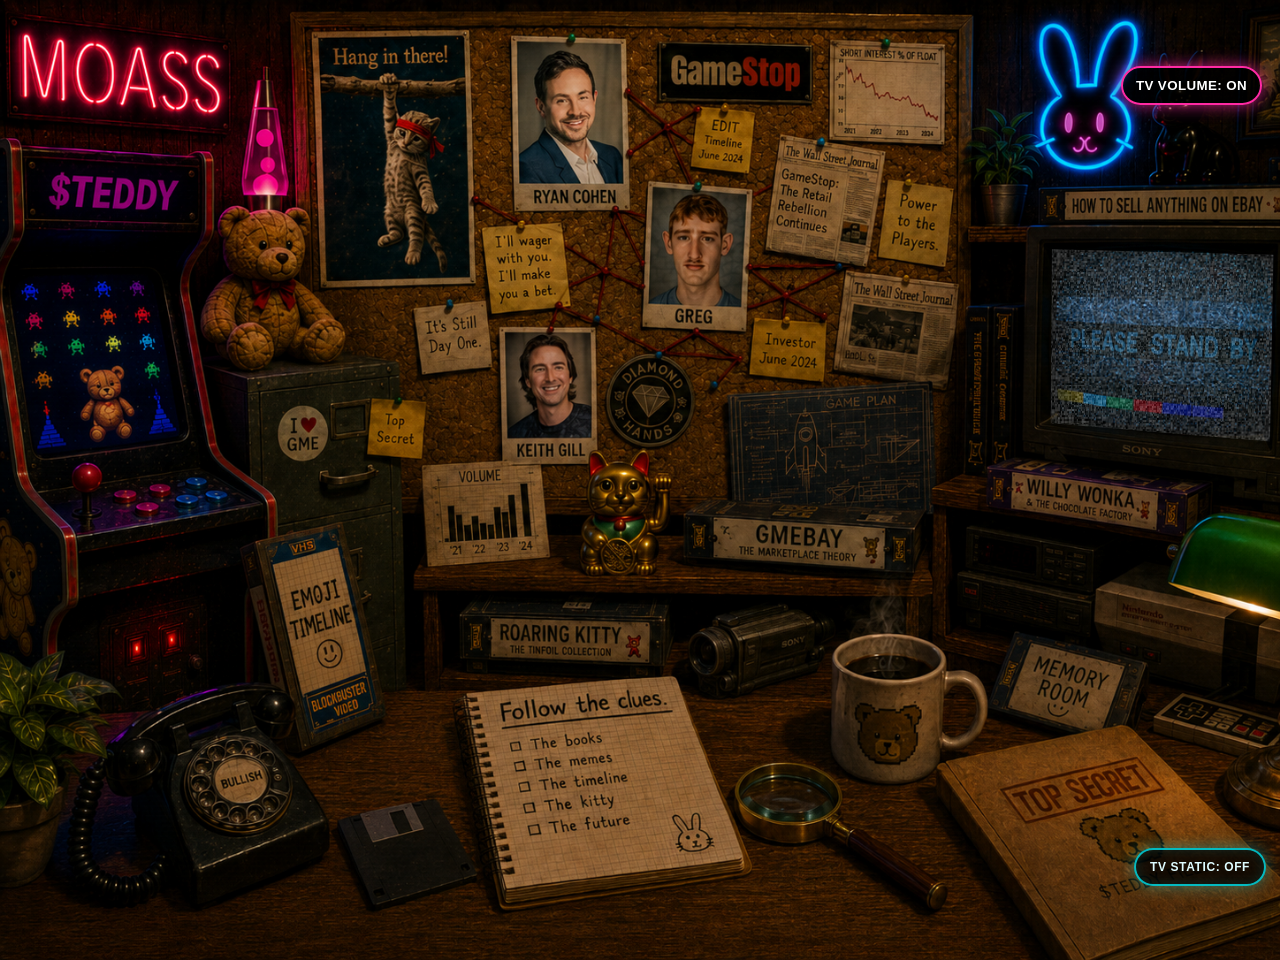
<file: hq.html>
<!DOCTYPE html>
<html lang="en">
<head>
  <meta charset="UTF-8" />
  <meta name="viewport" content="width=device-width, initial-scale=1.0, maximum-scale=5.0, user-scalable=yes" />
  <title>$TEDDY | The Rabbit Hole</title>
  <link rel="stylesheet" href="style.css" />

  <style>
    html,
    body {
      margin: 0;
      padding: 0;
      background: #020207;
      touch-action: pan-x pan-y pinch-zoom;
    }

    body.rabbit-page {
      margin: 0 !important;
      background: #020207 !important;
      color: white;
      overflow-x: hidden !important;
      min-height: 100vh;
      font-family: Arial, Helvetica, sans-serif;
    }

    .scanlines {
      position: fixed;
      inset: 0;
      pointer-events: none !important;
      z-index: 9999;
      background: repeating-linear-gradient(
        to bottom,
        rgba(255,255,255,.035) 0,
        rgba(255,255,255,.035) 1px,
        transparent 2px,
        transparent 5px
      );
      mix-blend-mode: overlay;
      opacity: .42;
    }

    .rabbit-page-shell {
      width: 100%;
      min-height: 100vh;
      background:
        radial-gradient(circle at 50% 8%, rgba(255,42,163,.14), transparent 28%),
        radial-gradient(circle at 80% 42%, rgba(0,245,255,.09), transparent 30%),
        #020207;
    }

    .mobile-rabbit-hint {
      display: none;
      position: sticky;
      top: 0;
      z-index: 5000;
      padding: 10px 12px;
      text-align: center;
      font-size: 12px;
      font-weight: 900;
      letter-spacing: .08em;
      color: #fff;
      background: linear-gradient(90deg, rgba(255,42,163,.94), rgba(0,245,255,.88));
      text-shadow: 0 1px 2px rgba(0,0,0,.6);
    }

    .static-sound-toggle {
      position: fixed;
      right: 14px;
      top: 14px;
      z-index: 6000;
      border: 1px solid rgba(0,245,255,.65);
      border-radius: 999px;
      padding: 10px 13px;
      background: rgba(0,0,0,.76);
      color: #dffcff;
      font-size: 12px;
      font-weight: 900;
      letter-spacing: .06em;
      cursor: pointer;
      box-shadow:
        0 0 16px rgba(0,245,255,.34),
        inset 0 0 12px rgba(255,42,163,.12);
    }

    .static-sound-toggle.sound-on {
      color: #fff;
      border-color: rgba(255,234,0,.9);
      box-shadow:
        0 0 18px rgba(255,234,0,.44),
        inset 0 0 12px rgba(255,42,163,.18);
    }

    .rabbit-scroll-wrap {
      width: 100%;
      overflow-x: auto;
      overflow-y: hidden;
      -webkit-overflow-scrolling: touch;
      overscroll-behavior-x: contain;
      position: relative;
      z-index: 1;
      background: #020207;
    }

    .rabbit-stage {
      position: relative !important;
      width: min(100vw, 1600px) !important;
      margin: 0 auto !important;
      background: #050510 !important;
      overflow: hidden !important;
      isolation: isolate !important;
      touch-action: pan-x pan-y pinch-zoom;
      transform: translateZ(0);
    }

    .rabbit-stage::before,
    .rabbit-stage::after {
      content: none !important;
      display: none !important;
    }

    .rabbit-bg {
      display: block !important;
      width: 100% !important;
      height: auto !important;
      user-select: none !important;
      -webkit-user-drag: none !important;
      pointer-events: none !important;
    }

    .alarm-blink-box,
    .clock-blink,
    .alarm-digits,
    #alarmBlinkBox,
    #alarmDigits,
    #forcedClockBlinkBox,
    #forcedBlinkingClock1200,
    #finalBlinkingClock1200,
    #cleanBlinkingClock1200 {
      display: none !important;
      opacity: 0 !important;
      visibility: hidden !important;
      pointer-events: none !important;
      position: absolute !important;
      left: -9999px !important;
      top: -9999px !important;
      width: 0 !important;
      height: 0 !important;
      overflow: hidden !important;
    }

    #rabbitOverlayRoot {
      position: absolute;
      inset: 0;
      z-index: 80;
      pointer-events: none;
    }

    .rabbit-overlay {
      position: absolute;
      pointer-events: none;
      z-index: 80;
      transform-origin: center center;
    }

    .tv-static-wrap {
      overflow: hidden !important;
      border-radius: 18px !important;
      mix-blend-mode: screen !important;
      filter:
        contrast(1.18)
        brightness(.92)
        saturate(.35)
        blur(.15px) !important;
      box-shadow:
        inset 0 0 18px rgba(255,255,255,.12),
        0 0 12px rgba(80,210,255,.15) !important;
      cursor: zoom-in !important;
    }

    .tv-static-canvas {
      width: 100% !important;
      height: 100% !important;
      display: block !important;
      image-rendering: pixelated !important;
      transform: scale(1.08) !important;
      transform-origin: center center !important;
      opacity: .38 !important;
    }

    .tv-static-lines {
      position: absolute;
      inset: 0;
      background: repeating-linear-gradient(
        to bottom,
        rgba(255,255,255,.12) 0,
        rgba(255,255,255,.12) 1px,
        transparent 1px,
        transparent 4px
      );
      opacity: .22;
      animation: tvLines 1.8s linear infinite;
    }

    .tv-static-roll {
      position: absolute;
      left: 0;
      right: 0;
      top: -35%;
      height: 24%;
      background: rgba(255,255,255,.10);
      filter: blur(4px);
      animation: tvRoll 3.1s linear infinite;
    }

    .clock-svg-wrap {
      mix-blend-mode: screen;
      filter:
        drop-shadow(0 0 2px rgba(255,0,0,1))
        drop-shadow(0 0 6px rgba(255,0,0,.95))
        drop-shadow(0 0 13px rgba(255,0,0,.75));
      animation: clockBlink 1.08s steps(1, end) infinite;
    }

    .clock-svg {
      display: block;
      width: 100%;
      height: auto;
      overflow: visible;
    }

    .clock-seg,
    .clock-colon {
      fill: #ff1717;
    }

    .clock-colon {
      animation: colonBlink 1.08s steps(1, end) infinite;
    }

    .overlay-edit-mode #rabbitOverlayRoot {
      pointer-events: auto;
      z-index: 500;
    }

    .overlay-edit-mode #rabbitHotspots {
      pointer-events: none !important;
    }

    .overlay-edit-mode .rabbit-overlay {
      pointer-events: auto !important;
      cursor: move;
      outline: 2px solid rgba(255, 234, 0, .95);
      background-color: rgba(255, 234, 0, .08);
    }

    .overlay-edit-mode .rabbit-overlay.selected-overlay {
      outline: 3px solid #00f5ff;
      box-shadow:
        0 0 18px rgba(0,245,255,.9),
        inset 0 0 14px rgba(255,42,163,.25);
    }

    .overlay-floating-label {
      display: none;
      position: absolute;
      z-index: 1600;
      transform: translate(-50%, -50%);
      border: 1px solid rgba(255,255,255,.55);
      border-radius: 999px;
      padding: 5px 8px;
      background: rgba(0,0,0,.9);
      color: #ffea00;
      font-size: 12px;
      font-weight: 900;
      letter-spacing: .03em;
      white-space: nowrap;
      pointer-events: auto;
      cursor: pointer;
      box-shadow:
        0 0 10px rgba(255,234,0,.55),
        0 0 18px rgba(0,245,255,.25);
    }

    .overlay-edit-mode .overlay-floating-label {
      display: block;
    }

    .overlay-floating-label.selected {
      color: #00f5ff;
      border-color: #00f5ff;
      box-shadow:
        0 0 14px rgba(0,245,255,.9),
        0 0 24px rgba(255,42,163,.35);
    }

    .overlay-corner-handle {
      display: none;
      position: absolute;
      z-index: 2200;
      width: 20px;
      height: 20px;
      border-radius: 50%;
      transform: translate(-50%, -50%);
      border: 2px solid #fff;
      background: #ff2aa3;
      box-shadow:
        0 0 12px rgba(255,42,163,.9),
        0 0 18px rgba(0,245,255,.45);
      pointer-events: auto;
      cursor: grab;
    }

    .overlay-edit-mode .overlay-corner-handle {
      display: block;
    }

    .overlay-corner-handle::after {
      content: attr(data-corner);
      position: absolute;
      left: 50%;
      top: 50%;
      transform: translate(-50%, -50%);
      color: white;
      font-size: 8px;
      font-weight: 900;
    }

    .overlay-editor-panel {
      position: fixed;
      right: 12px;
      bottom: 12px;
      z-index: 11000;
      width: min(450px, calc(100vw - 24px));
      background: rgba(0,0,0,.94);
      border: 2px solid #ffea00;
      border-radius: 14px;
      padding: 12px;
      color: white;
      box-shadow: 0 0 24px rgba(255,234,0,.55);
    }

    .overlay-editor-panel strong {
      color: #ffea00;
      display: block;
      margin-bottom: 6px;
    }

    .overlay-editor-panel p {
      margin: 6px 0 10px;
      color: #fff7b0;
      font-size: 13px;
      line-height: 1.35;
    }

    .overlay-editor-panel select {
      width: 100%;
      padding: 10px;
      margin-bottom: 8px;
      border-radius: 10px;
      border: 1px solid #00f5ff;
      background: #050510;
      color: #fff;
      font-weight: 900;
    }

    .overlay-editor-panel .selected-name {
      color: #00f5ff;
      font-weight: 900;
      margin-bottom: 8px;
      font-size: 13px;
    }

    .overlay-editor-buttons {
      display: grid;
      grid-template-columns: repeat(4, 1fr);
      gap: 6px;
      margin-bottom: 8px;
    }

    .overlay-editor-panel button {
      border: 0;
      border-radius: 9px;
      padding: 9px 6px;
      color: white;
      font-weight: 900;
      cursor: pointer;
      background: #ff2aa3;
      font-size: 11px;
    }

    .overlay-editor-panel button.blue {
      background: #00aaff;
    }

    .overlay-editor-panel button.yellow {
      background: #c49b00;
    }

    .overlay-editor-panel button.copy {
      width: 100%;
      background: #00aaff;
      margin-bottom: 8px;
    }

    .overlay-editor-panel textarea {
      width: 100%;
      height: 130px;
      background: #050510;
      color: #dffcff;
      border: 1px solid #ffea00;
      border-radius: 10px;
      padding: 10px;
      font-family: monospace;
      font-size: 10px;
      box-sizing: border-box;
    }

    #rabbitHotspots {
      position: absolute !important;
      inset: 0 !important;
      z-index: 300 !important;
    }

    .rabbit-hotspot {
      position: absolute !important;
      z-index: 310 !important;
      border: 0;
      background: transparent;
      cursor: pointer;
      border-radius: 50%;
      transform: translate(-50%, -50%);
      -webkit-tap-highlight-color: transparent;
      touch-action: manipulation;
    }

    .rabbit-hotspot:hover {
      background: rgba(0,245,255,.10);
      box-shadow:
        0 0 22px rgba(0,245,255,.9),
        inset 0 0 18px rgba(255,42,163,.25);
    }

    .rabbit-hotspot.tv,
    .rabbit-hotspot.crt-tv {
      cursor: zoom-in !important;
    }

    body:not(.edit-mode) .rabbit-hotspot::after {
      content: none !important;
      display: none !important;
    }

    .edit-mode .rabbit-hotspot::after {
      content: attr(data-label);
      position: absolute;
      left: 50%;
      bottom: 110%;
      transform: translateX(-50%);
      white-space: nowrap;
      background: rgba(0,0,0,.88);
      color: #ffea00;
      border: 1px solid rgba(255,234,0,.6);
      border-radius: 999px;
      padding: 4px 7px;
      font-size: 10px;
      font-weight: 900;
      pointer-events: none;
    }

    .rabbit-modal {
      position: fixed;
      inset: 0;
      z-index: 9000;
      display: none;
      align-items: center;
      justify-content: center;
      padding: 24px;
      background: rgba(0,0,0,.74);
      backdrop-filter: blur(4px);
    }

    .rabbit-modal.active {
      display: flex;
    }

    .rabbit-modal-box {
      width: min(560px, 94vw);
      position: relative;
      padding: 30px 26px 24px;
      border: 2px solid rgba(0,245,255,.68);
      border-radius: 22px;
      background:
        radial-gradient(circle at top left, rgba(255,42,163,.18), transparent 34%),
        linear-gradient(180deg, rgba(4,7,20,.98), rgba(0,0,0,.96));
      color: #fff;
      box-shadow:
        0 0 34px rgba(0,245,255,.38),
        0 0 58px rgba(255,42,163,.24),
        inset 0 0 22px rgba(255,255,255,.06);
    }

    .rabbit-close {
      position: absolute;
      right: 14px;
      top: 12px;
      width: 34px;
      height: 34px;
      border: 0;
      border-radius: 999px;
      background: #ff2aa3;
      color: #fff;
      font-size: 25px;
      font-weight: 900;
      line-height: 1;
      cursor: pointer;
    }

    .rabbit-tag {
      display: inline-block;
      margin-bottom: 12px;
      color: #ffea00;
      font-size: 12px;
      font-weight: 900;
      letter-spacing: .16em;
      text-shadow: 0 0 12px rgba(255,234,0,.65);
    }

    .rabbit-modal-box h2 {
      margin: 0 0 12px;
      color: #fff;
      font-size: clamp(28px, 5vw, 44px);
      line-height: 1;
      text-shadow:
        0 0 14px rgba(0,245,255,.72),
        0 0 24px rgba(255,42,163,.38);
    }

    .rabbit-modal-box p {
      margin: 0 0 20px;
      color: #dffcff;
      font-size: 17px;
      line-height: 1.5;
    }

    .rabbit-link {
      display: inline-flex;
      align-items: center;
      justify-content: center;
      min-height: 42px;
      padding: 0 18px;
      border-radius: 999px;
      background: linear-gradient(90deg, #ff2aa3, #00aaff);
      color: white;
      text-decoration: none;
      font-weight: 900;
      letter-spacing: .08em;
      box-shadow: 0 0 18px rgba(0,245,255,.35);
    }

    .rabbit-editor-panel {
      position: fixed;
      right: 12px;
      top: 12px;
      z-index: 10000;
      width: min(440px, calc(100vw - 24px));
      background: rgba(0,0,0,.94);
      border: 2px solid #00f5ff;
      border-radius: 14px;
      padding: 12px;
      color: white;
      box-shadow: 0 0 24px rgba(0,245,255,.48);
    }

    .rabbit-editor-panel strong {
      color: #00f5ff;
      display: block;
      margin-bottom: 6px;
    }

    .rabbit-editor-panel p {
      font-size: 13px;
      color: #dffcff;
    }

    .rabbit-editor-panel button {
      width: 100%;
      border: 0;
      border-radius: 9px;
      padding: 10px;
      color: white;
      font-weight: 900;
      cursor: pointer;
      background: #ff2aa3;
      margin-bottom: 8px;
    }

    .rabbit-editor-panel textarea {
      width: 100%;
      height: 180px;
      background: #050510;
      color: #dffcff;
      border: 1px solid #00f5ff;
      border-radius: 10px;
      padding: 10px;
      font-family: monospace;
      font-size: 10px;
      box-sizing: border-box;
    }

    @keyframes tvLines {
      from { transform: translateY(0); }
      to { transform: translateY(8px); }
    }

    @keyframes tvRoll {
      from { transform: translateY(-60%); }
      to { transform: translateY(620%); }
    }

    @keyframes clockBlink {
      0%, 49% { opacity: .96; }
      50%, 100% { opacity: .18; }
    }

    @keyframes colonBlink {
      0%, 49% { opacity: 1; }
      50%, 100% { opacity: .2; }
    }

    @media (max-width: 760px) {
      .mobile-rabbit-hint {
        display: block;
      }

      .rabbit-scroll-wrap {
        overflow-x: auto;
      }

      .rabbit-stage {
        width: 1180px !important;
        max-width: none !important;
        margin: 0 !important;
      }

      .static-sound-toggle {
        right: 10px;
        top: 45px;
        font-size: 11px;
        padding: 9px 11px;
      }

      .rabbit-modal {
        padding: 14px;
      }

      .rabbit-modal-box {
        padding: 24px;
      }

      .rabbit-modal-box p {
        font-size: 16px;
      }

      .overlay-editor-panel {
        left: 10px;
        right: auto;
        bottom: 10px;
        max-height: 48vh;
        overflow-y: auto;
      }

      .overlay-floating-label {
        font-size: 10px;
        padding: 4px 7px;
      }
    }
  </style>
</head>

<body class="rabbit-page">
  <div class="scanlines"></div>

  <div class="rabbit-page-shell">
    <div class="mobile-rabbit-hint">
      ← SWIPE THE ROOM • TAP CLUES • FOLLOW THE RABBIT HOLE →
    </div>

    <button id="staticSoundToggle" class="static-sound-toggle" type="button">
      TV STATIC: OFF
    </button>

    <div class="rabbit-scroll-wrap" id="rabbitScrollWrap">
      <main class="rabbit-stage" id="rabbitStage">
        <img src="rabbit-hole-bg.png" alt="$TEDDY The Rabbit Hole" class="rabbit-bg" />

        <div id="rabbitOverlayRoot"></div>

        <div id="rabbitHotspots"></div>
      </main>
    </div>
  </div>

  <div id="rabbitModal" class="rabbit-modal" aria-hidden="true">
    <div class="rabbit-modal-box">
      <button id="rabbitClose" class="rabbit-close" type="button">×</button>
      <div id="rabbitTag" class="rabbit-tag">CASE FILE</div>
      <h2 id="rabbitTitle">Rabbit Hole</h2>
      <p id="rabbitText">Follow the clues.</p>
      <a id="rabbitLink" class="rabbit-link" href="#">ENTER</a>
    </div>
  </div>

  <script src="rabbit-overlays.js"></script>
  <script src="rabbit-hole.js"></script>
  <script src="tv-popout.js"></script>
</body>
</html>
</file>
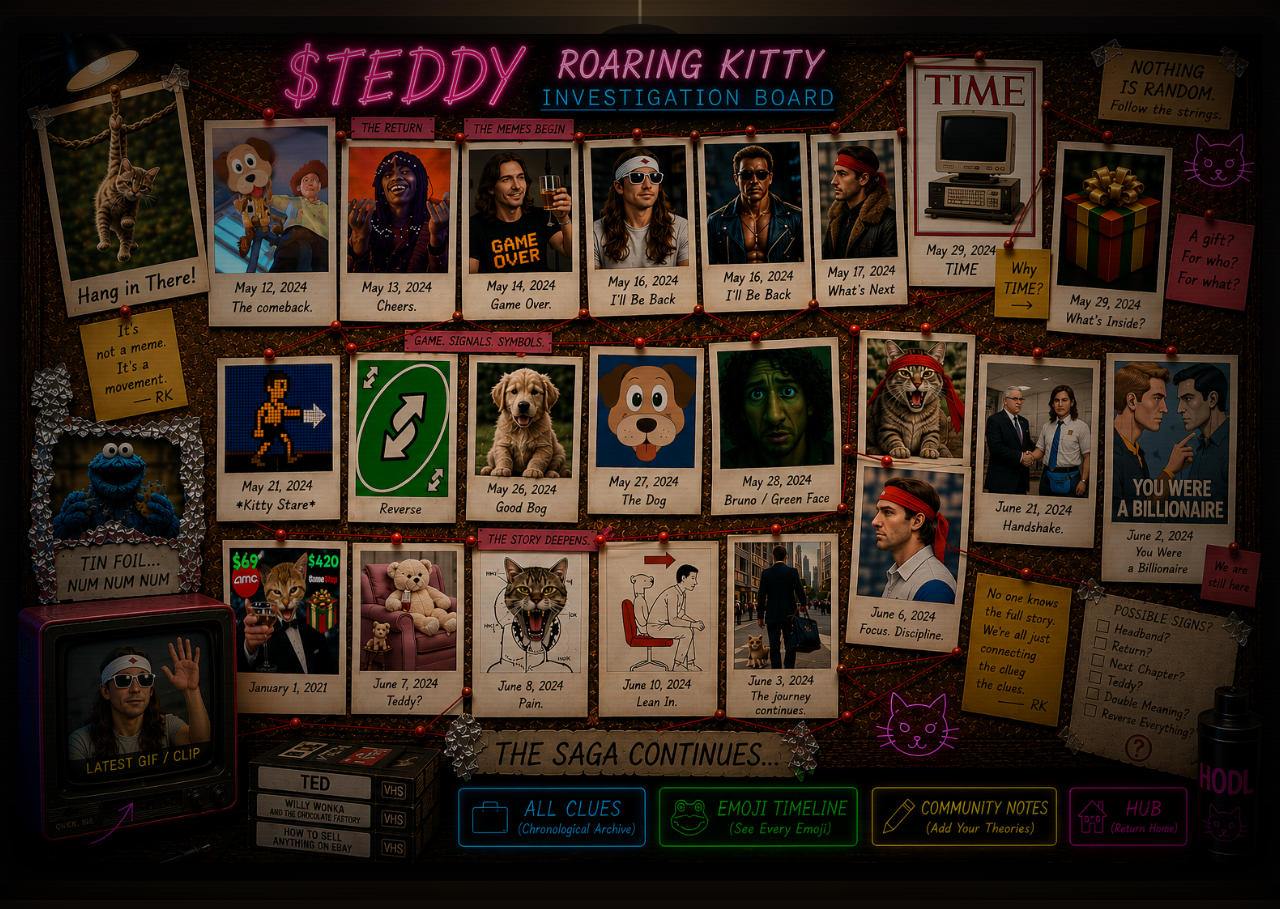
<file: kitty.html>
<!DOCTYPE html>
<html lang="en">
<head>
  <meta charset="UTF-8" />
  <meta name="viewport" content="width=device-width, initial-scale=1.0" />
  <title>$TEDDY | Kitty Files</title>

  <style>
    @import url('https://fonts.googleapis.com/css2?family=Audiowide&family=Bungee+Shade&family=Faster+One&family=Monoton&family=Orbitron:wght@500;700;900&family=Permanent+Marker&family=Space+Mono:wght@400;700&display=swap');

    * {
      box-sizing: border-box;
    }

    body {
      margin: 0;
      background: #050306;
      color: white;
      font-family: Arial, Helvetica, sans-serif;
      overflow-x: hidden;
    }

    .scanlines {
      position: fixed;
      inset: 0;
      pointer-events: none;
      z-index: 999;
      background: repeating-linear-gradient(
        to bottom,
        rgba(255,255,255,.035) 0,
        rgba(255,255,255,.035) 1px,
        transparent 2px,
        transparent 5px
      );
      mix-blend-mode: overlay;
    }

    .room {
      min-height: 100vh;
      position: relative;
      overflow-x: hidden;
      background:
        radial-gradient(circle at 50% 8%, rgba(255,210,125,.30), transparent 27%),
        radial-gradient(circle at 50% 38%, rgba(255,175,70,.16), transparent 42%),
        linear-gradient(180deg, #1a1010 0%, #0b0708 55%, #030203 100%);
      display: flex;
      align-items: center;
      justify-content: center;
      padding: 34px 18px 46px;
    }

    .room::before {
      content: "";
      position: absolute;
      inset: 0;
      pointer-events: none;
      background:
        linear-gradient(90deg, rgba(255,255,255,.025) 1px, transparent 1px),
        linear-gradient(180deg, rgba(255,255,255,.018) 1px, transparent 1px);
      background-size: 72px 72px;
      opacity: .3;
    }

    .room::after {
      content: "";
      position: fixed;
      inset: 0;
      pointer-events: none;
      z-index: 100;
      background:
        radial-gradient(ellipse at center, transparent 33%, rgba(0,0,0,.48) 75%, rgba(0,0,0,.82) 100%);
    }

    .lamp {
      position: fixed;
      top: -6px;
      left: 50%;
      transform: translateX(-50%);
      z-index: 2;
      width: 130px;
      height: 80px;
      pointer-events: none;
    }

    .lamp::before {
      content: "";
      position: absolute;
      left: 50%;
      top: 0;
      width: 3px;
      height: 34px;
      transform: translateX(-50%);
      background: rgba(255,235,180,.65);
    }

    .lamp::after {
      content: "";
      position: absolute;
      left: 50%;
      top: 30px;
      width: 92px;
      height: 42px;
      transform: translateX(-50%);
      border-radius: 50% 50% 12px 12px;
      background: linear-gradient(180deg, #2d2520, #0d0909);
      box-shadow: 0 10px 55px rgba(255,205,105,.55);
    }

    .board-frame {
      position: relative;
      z-index: 5;
      width: min(100%, 1500px);
      margin: 0 auto;
      filter: drop-shadow(0 24px 42px rgba(0,0,0,.75));
    }

    .board-frame::before {
      content: "";
      position: absolute;
      inset: -18px;
      z-index: -1;
      border-radius: 18px;
      background: rgba(0,0,0,.28);
      box-shadow:
        0 0 80px rgba(255,180,70,.18),
        inset 0 0 40px rgba(255,255,255,.035);
    }

    .board-bg {
      width: 100%;
      display: block;
      user-select: none;
      -webkit-user-drag: none;
    }

    .hotspot {
      position: absolute;
      z-index: 50;
      border: 0;
      background: transparent;
      padding: 0;
      cursor: pointer;
      transform: translate(-50%, -50%);
      border-radius: 10px;
    }

    .hotspot:hover {
      box-shadow:
        0 0 18px rgba(0,245,255,.9),
        inset 0 0 18px rgba(255,42,163,.28);
      background: rgba(255,255,255,.025);
    }

    :root {
      --wiki-hot-pink: #ff2aa3;
      --wiki-pink-2: #ff72cc;
      --wiki-cyan: #00f5ff;
      --wiki-blue: #178dff;
      --wiki-yellow: #ffe84a;
      --wiki-purple: #180026;
      --wiki-purple-2: #2b044f;
      --wiki-black: #030008;
      --wiki-white: #f9fbff;
    }

    .modal {
      position: fixed;
      inset: 0;
      display: none;
      align-items: center;
      justify-content: center;
      z-index: 1000;
      padding: 20px;
      background:
        radial-gradient(circle at 50% 18%, rgba(0,245,255,.17), transparent 32%),
        radial-gradient(circle at 50% 80%, rgba(255,42,163,.16), transparent 34%),
        rgba(0,0,0,.88);
      backdrop-filter: blur(8px) saturate(1.15);
    }

    .modal.active {
      display: flex;
    }

    .modal-box {
      width: min(820px, 94vw);
      max-height: 92vh;
      overflow-y: auto;
      position: relative;
      padding: 34px 30px 30px;
      border-radius: 30px;
      border: 4px solid var(--wiki-hot-pink);
      text-align: center;
      background:
        linear-gradient(135deg, rgba(0,245,255,.13), transparent 27%),
        linear-gradient(315deg, rgba(255,42,163,.16), transparent 32%),
        linear-gradient(180deg, var(--wiki-purple-2), var(--wiki-purple) 55%, var(--wiki-black));
      box-shadow:
        0 0 18px rgba(255,42,163,1),
        0 0 42px rgba(255,42,163,.52),
        0 0 72px rgba(0,245,255,.36),
        inset 0 0 28px rgba(0,245,255,.10);
    }

    .modal-box::before {
      content: "";
      position: absolute;
      inset: 10px;
      border-radius: 22px;
      pointer-events: none;
      border: 1px solid rgba(0,245,255,.34);
      box-shadow:
        inset 0 0 18px rgba(0,245,255,.12),
        inset 0 0 28px rgba(255,42,163,.10);
      z-index: 0;
    }

    .modal-box::after {
      content: "";
      position: absolute;
      inset: 0;
      pointer-events: none;
      z-index: 0;
      background:
        repeating-linear-gradient(
          to bottom,
          rgba(255,255,255,.045) 0px,
          rgba(255,255,255,.045) 1px,
          transparent 2px,
          transparent 5px
        );
      opacity: .22;
      mix-blend-mode: screen;
    }

    .modal-box > * {
      position: relative;
      z-index: 2;
    }

    .close {
      position: absolute;
      top: 12px;
      right: 18px;
      z-index: 5;
      width: 44px;
      height: 44px;
      display: grid;
      place-items: center;
      background: rgba(255,42,163,.12);
      border: 1px solid rgba(255,42,163,.42);
      border-radius: 999px;
      color: white;
      font-family: "Orbitron", sans-serif;
      font-size: 34px;
      font-weight: 900;
      line-height: 1;
      cursor: pointer;
      text-shadow:
        0 0 8px var(--wiki-hot-pink),
        0 0 18px var(--wiki-hot-pink);
    }

    .close:hover {
      color: var(--wiki-cyan);
      border-color: var(--wiki-cyan);
      text-shadow:
        0 0 8px var(--wiki-cyan),
        0 0 18px var(--wiki-cyan);
    }

    .modal-tag {
      display: inline-block;
      margin: 0 auto 12px;
      padding: 8px 16px;
      border-radius: 999px;
      border: 1px solid rgba(255,232,74,.55);
      background: rgba(255,232,74,.11);
      color: var(--wiki-yellow);
      font-family: "Orbitron", sans-serif;
      font-size: clamp(11px, 1.15vw, 13px);
      font-weight: 900;
      letter-spacing: 2px;
      text-transform: uppercase;
      line-height: 1.2;
      text-shadow:
        0 0 8px rgba(255,232,74,.78),
        0 0 16px rgba(255,232,74,.30);
    }

    .modal-box h2 {
      display: block;
      width: 100%;
      margin: 0 auto 12px;
      text-align: center;
      font-family: "Bungee Shade", "Faster One", "Arial Black", sans-serif;
      font-size: clamp(38px, 5.5vw, 76px);
      font-weight: 400;
      line-height: .9;
      letter-spacing: 1px;
      text-transform: uppercase;
      background: linear-gradient(
        180deg,
        #ffffff 0%,
        #ffd6ee 13%,
        #ff79c6 30%,
        #ff2aa3 48%,
        #36f5ff 72%,
        #167cff 100%
      );
      -webkit-background-clip: text;
      background-clip: text;
      color: transparent;
      -webkit-text-fill-color: transparent;
      filter:
        drop-shadow(0 5px 0 rgba(0,0,0,.35))
        drop-shadow(0 0 10px rgba(255,42,163,.34))
        drop-shadow(0 0 18px rgba(0,245,255,.18));
    }

    .date {
      display: block;
      margin: 0 auto 20px;
      text-align: center;
      color: var(--wiki-pink-2);
      font-family: "Permanent Marker", cursive;
      font-size: clamp(20px, 2.4vw, 32px);
      font-weight: 400;
      line-height: 1.05;
      letter-spacing: .5px;
      text-shadow:
        0 0 10px rgba(255,42,163,.72),
        0 0 20px rgba(255,42,163,.28);
    }

    .date::after,
    .modal-box h2::after {
      content: "";
      display: block;
      width: min(380px, 72%);
      height: 2px;
      margin: 16px auto 0;
      background:
        linear-gradient(
          to right,
          transparent,
          rgba(0,245,255,.95),
          rgba(255,42,163,.95),
          transparent
        );
      box-shadow:
        0 0 10px rgba(0,245,255,.45),
        0 0 14px rgba(255,42,163,.28);
    }

    .modal-box p {
      max-width: 650px;
      margin-left: auto;
      margin-right: auto;
      text-align: center;
      color: var(--wiki-white);
      font-family: "Space Mono", monospace;
      font-size: clamp(15px, 1.25vw, 18px);
      line-height: 1.72;
    }

    .modal-box h3 {
      margin: 26px auto 14px;
      text-align: center;
      color: var(--wiki-cyan);
      font-family: "Monoton", cursive;
      font-size: clamp(22px, 2.7vw, 36px);
      font-weight: 400;
      line-height: 1.05;
      letter-spacing: 1px;
      text-shadow:
        0 0 8px rgba(0,245,255,.85),
        0 0 20px rgba(0,245,255,.38),
        0 0 32px rgba(255,42,163,.22);
    }

    .related-links {
      width: min(620px, 100%);
      margin: 20px auto;
      display: grid;
      gap: 12px;
    }

    .related-links a {
      display: block;
      padding: 12px 14px;
      border-radius: 18px;
      border: 2px solid rgba(0,245,255,.65);
      background:
        linear-gradient(180deg, rgba(0,245,255,.15), rgba(0,55,95,.22));
      color: #e8fdff;
      font-family: "Orbitron", sans-serif;
      font-size: clamp(13px, 1.1vw, 16px);
      font-weight: 900;
      letter-spacing: .4px;
      text-align: center;
      text-decoration: none;
      box-shadow:
        0 0 14px rgba(0,245,255,.20),
        inset 0 -3px 0 rgba(0,0,0,.22);
    }

    textarea {
      width: min(620px, 100%);
      min-height: 118px;
      display: block;
      margin: 0 auto;
      padding: 16px 18px;
      border-radius: 18px;
      border: 2px solid var(--wiki-cyan);
      background:
        linear-gradient(180deg, rgba(0,9,32,.96), rgba(1,0,16,.98));
      color: #e4fcff;
      font-family: "Space Mono", monospace;
      font-size: clamp(15px, 1.15vw, 17px);
      line-height: 1.55;
      text-align: left;
      outline: none;
      resize: vertical;
      box-shadow:
        inset 0 0 18px rgba(0,245,255,.10),
        0 0 16px rgba(0,245,255,.18);
    }

    textarea::placeholder {
      color: rgba(228,252,255,.50);
      font-style: italic;
    }

    .button-row {
      width: min(620px, 100%);
      margin: 18px auto 0;
      display: flex;
      flex-wrap: wrap;
      justify-content: center;
      align-items: center;
      gap: 12px;
    }

    .modal-btn,
    .save-btn,
    .x-btn {
      flex: 1 1 220px;
      min-height: 58px;
      display: inline-flex;
      justify-content: center;
      align-items: center;
      border: 2px solid transparent;
      border-radius: 18px;
      padding: 14px 22px;
      color: white;
      font-family: "Orbitron", sans-serif;
      font-size: clamp(14px, 1.2vw, 18px);
      font-weight: 900;
      letter-spacing: .8px;
      text-transform: uppercase;
      text-decoration: none;
      cursor: pointer;
      transition:
        transform .18s ease,
        filter .18s ease,
        border-color .18s ease;
    }

    .save-btn {
      background: linear-gradient(180deg, #ff4fbd, #e91386);
      box-shadow:
        0 0 18px rgba(255,42,163,.62),
        inset 0 -3px 0 rgba(0,0,0,.28);
    }

    .x-btn {
      background: linear-gradient(180deg, #30cfff, #0d82dd);
      box-shadow:
        0 0 18px rgba(0,245,255,.48),
        inset 0 -3px 0 rgba(0,0,0,.28);
    }

    .modal-btn:hover,
    .save-btn:hover,
    .x-btn:hover,
    .related-links a:hover {
      transform: translateY(-2px) scale(1.015);
      border-color: white;
      filter: brightness(1.12);
    }

    .saved-theories {
      width: min(620px, 100%);
      margin: 22px auto 0;
      padding: 16px;
      border-radius: 20px;
      border: 1px solid rgba(255,42,163,.32);
      background:
        linear-gradient(180deg, rgba(255,42,163,.08), rgba(0,245,255,.04));
      box-shadow:
        inset 0 0 16px rgba(255,42,163,.08),
        0 0 16px rgba(255,42,163,.10);
      text-align: center;
    }

    .theory {
      margin: 12px auto 0;
      padding: 12px 14px;
      border-radius: 14px;
      border: 1px solid rgba(0,245,255,.38);
      border-left: 4px solid var(--wiki-cyan);
      background: rgba(0,245,255,.08);
      color: #e4fcff;
      font-family: "Space Mono", monospace;
      font-size: 15px;
      line-height: 1.5;
      text-align: left;
    }

    @media (max-width: 800px) {
      .room {
        overflow-x: auto;
        justify-content: flex-start;
        padding: 24px 0 34px;
      }

      .board-frame {
        width: 1500px;
        max-width: none;
        margin-left: 0;
      }

      .modal {
        padding: 14px;
      }

      .modal-box {
        width: 94vw;
        padding: 28px 16px 22px;
        border-radius: 24px;
      }

      .modal-box h2 {
        font-size: clamp(32px, 10vw, 48px);
      }

      .date {
        font-size: 22px;
      }

      .modal-box h3 {
        font-size: 25px;
      }

      .modal-btn,
      .save-btn,
      .x-btn {
        flex-basis: 100%;
        width: 100%;
      }
    }
  </style>
</head>

<body>
  <div class="scanlines"></div>
  <div class="lamp"></div>

  <main class="room">
    <section class="board-frame">
      <img src="kitty-board-bg.png" class="board-bg" alt="$TEDDY Roaring Kitty Investigation Board" />
      <div id="hotspots"></div>
    </section>
  </main>

  <div id="modal" class="modal">
    <div class="modal-box">
      <button id="closeModal" class="close">×</button>

      <div id="modalTag" class="modal-tag"></div>
      <h2 id="modalTitle"></h2>
      <div id="modalDate" class="date"></div>
      <p id="modalText"></p>
      <div id="relatedLinks" class="related-links"></div>

      <h3>Community Theory</h3>
      <textarea id="theoryInput" placeholder="Add your tinfoil theory here..."></textarea>

      <div class="button-row">
        <button id="saveTheory" class="modal-btn save-btn">SAVE THEORY</button>
        <a id="xLink" class="modal-btn x-btn" href="#" target="_blank" rel="noopener">VIEW OG X POST</a>
      </div>

      <div class="saved-theories">
        <h3>Saved Theories</h3>
        <div id="theoryList"></div>
      </div>
    </div>
  </div>

  <script>
    const clues = [
      { id:"hang", title:"Hang In There", tag:"Poster", date:"Classic Cat Signal", text:"Hold on. Follow the thread.", xPost:"https://x.com/TheRoaringKitty", x:7.96, y:18.9, w:10.5, h:27.5 },
      { id:"top-dog", title:"The Comeback", tag:"The Return", date:"May 12, 2024", text:"The comeback signal. This card starts the board timeline.", xPost:"https://x.com/TheRoaringKitty", x:20.34, y:22.77, w:10.2, h:22.5 },
      { id:"cheers", title:"Cheers", tag:"The Memes Begin", date:"May 13, 2024", text:"The next beat in the timeline. Celebration, confidence, or invitation?", xPost:"https://x.com/TheRoaringKitty", x:30.4, y:23.28, w:8.4, h:22.5 },
      { id:"game-over", title:"Game Over", tag:"Meme Signal", date:"May 14, 2024", text:"A major game/meme signal.", xPost:"https://x.com/TheRoaringKitty", x:39.98, y:22.99, w:8.7, h:22.5 },
      { id:"ill-be-back-1", title:"I'll Be Back", tag:"Movie Signal", date:"May 16, 2024", text:"A return motif. Something is not finished.", xPost:"https://x.com/TheRoaringKitty", x:49.95, y:22.67, w:8.7, h:22.5 },
      { id:"ill-be-back-2", title:"I'll Be Back Again", tag:"Movie Signal", date:"May 16, 2024", text:"Second return signal. We can rename or swap this later if needed.", xPost:"https://x.com/TheRoaringKitty", x:58.82, y:22.13, w:8.7, h:22.5 },
      { id:"whats-next", title:"What's Next", tag:"Transition", date:"May 17, 2024", text:"A bridge clue. What changes after this point?", xPost:"https://x.com/TheRoaringKitty", x:67.82, y:21.8, w:8.7, h:22.5 },
      { id:"time", title:"TIME", tag:"Magazine Clue", date:"May 29, 2024", text:"Why TIME? Timing, countdown, cover symbolism, or something hidden in the frame.", xPost:"https://x.com/TheRoaringKitty", x:77, y:17.03, w:10.5, h:25.5 },
      { id:"gift", title:"Gift Box", tag:"Teddy Clue", date:"May 29, 2024", text:"What is inside? Who is the gift for?", xPost:"https://x.com/TheRoaringKitty", x:88.2, y:24.93, w:10.6, h:22.5 },

      { id:"kitty-stare", title:"Kitty Stare", tag:"Game Signal", date:"May 21, 2024", text:"A stare, a pause, a prompt to look closer.", xPost:"https://x.com/TheRoaringKitty", x:20.8, y:48.56, w:9.4, h:22.8 },
      { id:"reverse", title:"Reverse", tag:"Game Signal", date:"UNO Reverse", text:"Direction changes. Roles flip.", xPost:"https://x.com/TheRoaringKitty", x:30.97, y:48.42, w:9.2, h:22.8 },
      { id:"good-boy", title:"Good Boy", tag:"Dog Signal", date:"May 26, 2024", text:"Dog clue. Could connect to loyalty, pets, Chewy, or a companion signal.", xPost:"https://x.com/TheRoaringKitty", x:40.69, y:48.57, w:9.2, h:22.8 },
      { id:"dog", title:"The Dog", tag:"Emoji / Pet Signal", date:"May 27, 2024", text:"A dog image deserves its own node because dog/pet symbolism keeps returning.", xPost:"https://x.com/TheRoaringKitty", x:50.46, y:48.21, w:9.2, h:22.8 },
      { id:"bruno", title:"Bruno / Green Face", tag:"Movie Clip", date:"May 28, 2024", text:"A mysterious emotional beat. Fear, realization, magic, or hidden pressure.", xPost:"https://x.com/TheRoaringKitty", x:60.91, y:47.97, w:9.2, h:22.8 },
      { id:"bandana-cat", title:"Bandana Cat", tag:"Cat Signal", date:"May 28, 2024", text:"The bandana cat is a strong RK identity node.", xPost:"https://x.com/TheRoaringKitty", x:71.91, y:44.2, w:8.5, h:22.8 },
      {
        id:"handshake",
        title:"Handshake",
        tag:"Possible Deal",
        date:"June 21, 2024",
        text:"Handshake imagery invites deal, agreement, partnership, merger, or negotiation theories.",
        xPost:"https://x.com/TheRoaringKitty",
        related:[
          { label:"🎬 Watch The Office Handshake Clip", url:"https://youtu.be/ueVby9HffPE?si=mKHsioajJn5Z0eJh" },
          { label:"🐦 Original Roaring Kitty X Post", url:"https://x.com/TheRoaringKitty" }
        ],
        x:81.77,
        y:49.94,
        w:9.5,
        h:22.8
      },
      { id:"billionaire", title:"You Were A Billionaire", tag:"Memory / Regret", date:"June 2, 2024", text:"A high-emotion clue. Reminder, warning, or mirror.", xPost:"https://x.com/TheRoaringKitty", x:92.56, y:51.73, w:9.5, h:25.5 },

      { id:"cookie", title:"Tin Foil... Num Num Num", tag:"Tinfoil Corner", date:"Community Joke", text:"The tinfoil monster eats the theories.", xPost:"https://x.com/TheRoaringKitty", x:7.43, y:58.6, w:13.5, h:25 },
      { id:"latest-gif", title:"Latest GIF / Clip", tag:"CRT Monitor", date:"Featured Clip", text:"This CRT can link to the highlighted RK clip or X video.", xPost:"https://x.com/i/status/1874621633777844714", x:8.91, y:82.36, w:13.8, h:22 },

      { id:"amc-gme", title:"AMC / GameStop Gift", tag:"Meme Signal", date:"January 1, 2021", text:"AMC, GameStop, gift box, celebration energy.", xPost:"https://x.com/TheRoaringKitty", x:21.19, y:72.08, w:9.2, h:22 },
      { id:"teddy", title:"Teddy?", tag:"Teddy Signal", date:"June 7, 2024", text:"Comfort? Waiting? Teddy?", xPost:"https://x.com/TheRoaringKitty", x:31.31, y:72.76, w:9.2, h:22 },
      { id:"pain", title:"Pain", tag:"Emotional Beat", date:"June 8, 2024", text:"Pain, pressure, endurance.", xPost:"https://x.com/TheRoaringKitty", x:41.24, y:72.42, w:9.2, h:22 },
      { id:"lean-in", title:"Lean In", tag:"Instruction", date:"June 10, 2024", text:"Lean in. Pay attention. Get closer.", xPost:"https://x.com/TheRoaringKitty", x:51.66, y:71.72, w:9.2, h:22 },
      { id:"journey", title:"The Journey Continues", tag:"Final Signal", date:"June 3, 2024", text:"The journey continues.", xPost:"https://x.com/TheRoaringKitty", x:61.64, y:71.66, w:9.2, h:22 },
      { id:"focus", title:"Focus / Discipline", tag:"Signal Node", date:"June 6, 2024", text:"Focus. Discipline. Lock in.", xPost:"https://x.com/TheRoaringKitty", x:72.13, y:66.52, w:8.6, h:21 },
      { id:"yellow-note", title:"No One Knows The Full Story", tag:"Sticky Note", date:"Board Note", text:"We are all just connecting the clues.", xPost:"https://x.com/TheRoaringKitty", x:81.17, y:74.36, w:9.5, h:18 },
      { id:"possible-signs", title:"Possible Signs", tag:"Checklist", date:"Open Questions", text:"Headband? Return? Next chapter? Teddy? Double meaning? Reverse everything?", xPost:"https://x.com/TheRoaringKitty", x:92.01, y:78.84, w:11, h:23 },

      { id:"all-clues", title:"All Clues", tag:"Archive Button", date:"Chronological Archive", text:"This will eventually open the full chronological archive of every RK post.", xPost:"https://x.com/TheRoaringKitty", x:43.6, y:94.27, w:14, h:7 },
      { id:"emoji", title:"Emoji Timeline", tag:"Navigation", date:"See Every Emoji", text:"Jump back to the interactive emoji corkboard.", xPost:"emoji.html", nav:"emoji.html", x:59.21, y:94.31, w:14, h:7 },
      { id:"notes", title:"Community Notes", tag:"Theory Hub", date:"Add Your Theories", text:"General board notes.", xPost:"https://x.com/TheRoaringKitty", x:76.5, y:94.13, w:15, h:7 },
      { id:"hub", title:"Hub", tag:"Navigation", date:"Return Home", text:"Return to the main investigation hub.", xPost:"hq.html", nav:"hq.html", x:90.18, y:94.2, w:10, h:7 }
    ];

    const hotspots = document.getElementById("hotspots");
    const modal = document.getElementById("modal");
    const modalTag = document.getElementById("modalTag");
    const modalTitle = document.getElementById("modalTitle");
    const modalDate = document.getElementById("modalDate");
    const modalText = document.getElementById("modalText");
    const relatedLinks = document.getElementById("relatedLinks");
    const theoryInput = document.getElementById("theoryInput");
    const saveTheory = document.getElementById("saveTheory");
    const theoryList = document.getElementById("theoryList");
    const closeModal = document.getElementById("closeModal");
    const xLink = document.getElementById("xLink");

    let activeClue = null;

    clues.forEach((clue, index) => {
      const button = document.createElement("button");
      button.className = "hotspot";
      button.style.left = clue.x + "%";
      button.style.top = clue.y + "%";
      button.style.width = clue.w + "%";
      button.style.height = clue.h + "%";
      button.title = clue.title;
      button.setAttribute("aria-label", clue.title);

      button.addEventListener("click", () => {
        if (clue.nav) {
          window.location.href = clue.nav;
          return;
        }

        openClue(index);
      });

      hotspots.appendChild(button);
    });

    function openClue(index) {
      activeClue = clues[index];

      modalTag.textContent = activeClue.tag;
      modalTitle.textContent = activeClue.title;
      modalDate.textContent = activeClue.date;
      modalText.textContent = activeClue.text;
      theoryInput.value = "";

      relatedLinks.innerHTML = "";

      if (activeClue.related && activeClue.related.length) {
        activeClue.related.forEach(link => {
          const a = document.createElement("a");
          a.href = link.url;
          a.target = "_blank";
          a.rel = "noopener";
          a.textContent = link.label;
          relatedLinks.appendChild(a);
        });
      }

      xLink.href = activeClue.xPost;
      xLink.textContent = activeClue.xPost.includes("x.com") ? "🐦 ORIGINAL X POST" : "OPEN LINK";

      renderTheories();
      modal.classList.add("active");
    }

    function getTheoryKey() {
      return `kitty-theories-${activeClue.id}`;
    }

    function renderTheories() {
      theoryList.innerHTML = "";
      const saved = JSON.parse(localStorage.getItem(getTheoryKey()) || "[]");

      if (saved.length === 0) {
        theoryList.innerHTML = "<p>No theories saved yet.</p>";
        return;
      }

      saved.forEach((text) => {
        const div = document.createElement("div");
        div.className = "theory";
        div.textContent = text;
        theoryList.appendChild(div);
      });
    }

    saveTheory.addEventListener("click", () => {
      if (!activeClue) return;

      const text = theoryInput.value.trim();
      if (!text) return;

      const key = getTheoryKey();
      const saved = JSON.parse(localStorage.getItem(key) || "[]");
      saved.unshift(text);
      localStorage.setItem(key, JSON.stringify(saved));
      theoryInput.value = "";
      renderTheories();
    });

    closeModal.addEventListener("click", () => {
      modal.classList.remove("active");
    });

    modal.addEventListener("click", (event) => {
      if (event.target === modal) {
        modal.classList.remove("active");
      }
    });
  </script>
</body>
</html>
</file>
<file: style.css>
@import url('https://fonts.googleapis.com/css2?family=Bungee&family=Monoton&family=Orbitron:wght@500;700;900&family=Permanent+Marker&family=Space+Mono:wght@400;700&display=swap');
  box-sizing: border-box;
}

html {
  scroll-behavior: smooth;
}

body {
  margin: 0;
  background: #050510;
  color: white;
  font-family: Arial, Helvetica, sans-serif;
  overflow-x: hidden;
  padding-bottom: 48px;
}

.hidden {
  display: none !important;
}

.scanlines {
  position: fixed;
  inset: 0;
  pointer-events: none;
  z-index: 999;
  background: repeating-linear-gradient(
    to bottom,
    rgba(255,255,255,.035) 0,
    rgba(255,255,255,.035) 1px,
    transparent 2px,
    transparent 5px
  );
  mix-blend-mode: overlay;
}

.start-screen {
  min-height: 100vh;
  background:
    radial-gradient(circle at top, rgba(255,42,163,.30), transparent 35%),
    radial-gradient(circle at bottom, rgba(0,245,255,.22), transparent 40%),
    #050510;
  display: flex;
  align-items: center;
  justify-content: center;
  padding: 18px;
}

.arcade-container {
  position: relative;
  width: min(1180px, 96vw);
  margin: 0 auto;
}

.arcade-cabinet {
  width: 100%;
  display: block;
}

.game-screen {
  position: absolute;
  left: 25.4%;
  top: 29.5%;
  width: 49.3%;
  height: 36.8%;
  overflow: hidden;
  border-radius: 14px;
  background: #020208;
  box-shadow:
    inset 0 0 45px rgba(0,245,255,.18),
    inset 0 0 90px rgba(255,42,163,.12);
}

#gameCanvas {
  width: 100%;
  height: 100%;
  display: block;
  background: #020208;
}

.cabinet-button {
  position: absolute;
  z-index: 20;
  font-family: "Press Start 2P", monospace;
  border: 2px solid #00f5ff;
  border-radius: 999px;
  background: rgba(5,5,16,.88);
  color: white;
  font-size: clamp(7px, .9vw, 12px);
  padding: 10px 14px;
  cursor: pointer;
  box-shadow: 0 0 18px rgba(0,245,255,.75);
}

.cabinet-button:hover {
  border-color: #ff2aa3;
  box-shadow: 0 0 22px rgba(255,42,163,.9);
}

.start-btn {
  left: 43.2%;
  bottom: 12.2%;
  transform: translateX(-50%);
}

.enter-btn {
  left: 56.8%;
  bottom: 12.2%;
  transform: translateX(-50%);
}

.hero {
  width: 100%;
  background: #050510;
  display: flex;
  justify-content: center;
  align-items: flex-start;
  overflow: hidden;
}

.hero-frame {
  position: relative;
  width: min(100%, 1400px);
  margin: 0 auto;
  background: #050510;
}

.hero-image {
  width: 100%;
  height: auto;
  display: block;
  animation: posterFlicker 8s infinite;
}

.hotspot {
  position: absolute;
  z-index: 40;
  border: 0;
  background: transparent;
  cursor: pointer;
  padding: 0;
  outline: none;
  -webkit-tap-highlight-color: transparent;
}

.investigation {
  left: 33.5%;
  top: 23.6%;
  width: 33%;
  height: 5.2%;
}

.teddy {
  left: 17.3%;
  top: 61.8%;
  width: 10.8%;
  height: 14.8%;
  transform: translate(-50%, -50%);
}

.gamestop {
  left: 34.8%;
  top: 61.8%;
  width: 10.8%;
  height: 14.8%;
  transform: translate(-50%, -50%);
}

.gmebay {
  left: 51%;
  top: 61.8%;
  width: 10.8%;
  height: 14.8%;
  transform: translate(-50%, -50%);
}

.kitty {
  left: 67.7%;
  top: 61.8%;
  width: 10.8%;
  height: 14.8%;
  transform: translate(-50%, -50%);
}

.timeline-card {
  left: 84.1%;
  top: 61.8%;
  width: 10.8%;
  height: 14.8%;
  transform: translate(-50%, -50%);
}

.sparkles {
  position: absolute;
  inset: 0;
  pointer-events: none;
  z-index: 8;
  background-image:
    radial-gradient(white 1px, transparent 1px),
    radial-gradient(#00f5ff 1px, transparent 1px),
    radial-gradient(#ff2aa3 1px, transparent 1px);
  background-size: 110px 110px, 170px 170px, 260px 260px;
  opacity: .08;
  animation: sparkDrift 18s linear infinite;
}

@keyframes sparkDrift {
  to { transform: translateY(120px); }
}

@keyframes posterFlicker {
  0%, 96%, 100% { filter: brightness(1) contrast(1.02); }
  97% { filter: brightness(.94) contrast(1.05); }
  98% { filter: brightness(1.06) contrast(1.04); }
}

.quick-actions {
  padding: 70px 5%;
  text-align: center;
  background: #050510;
}

.quick-actions h2 {
  color: #00f5ff;
  font-size: clamp(30px, 5vw, 58px);
  margin: 0 0 18px;
  text-shadow: 0 0 20px #00f5ff;
}

.quick-actions p {
  max-width: 800px;
  margin: 0 auto;
  font-size: 20px;
  line-height: 1.6;
}

.action-buttons {
  display: flex;
  flex-wrap: wrap;
  gap: 14px;
  justify-content: center;
  margin-top: 24px;
}

.action-buttons a,
.action-buttons button {
  background: transparent;
  color: white;
  border: 2px solid #00f5ff;
  border-radius: 14px;
  padding: 14px 20px;
  font-weight: 900;
  cursor: pointer;
  text-decoration: none;
  box-shadow: 0 0 18px rgba(0,245,255,.7);
}

.action-buttons a:hover,
.action-buttons button:hover {
  border-color: #ff2aa3;
  box-shadow: 0 0 22px rgba(255,42,163,.85);
}

.case-files-section {
  padding: 90px 5%;
  text-align: center;
  background:
    radial-gradient(circle at top, rgba(0,245,255,.18), transparent 35%),
    linear-gradient(180deg, #050510, #0a0014);
}

.case-files-section h2 {
  color: #ff2aa3;
  text-shadow: 0 0 18px #ff2aa3, 0 0 34px #00f5ff;
  font-size: clamp(30px, 5vw, 60px);
  margin: 0 0 22px;
}

.case-files-section > p {
  max-width: 850px;
  margin: 0 auto 46px;
  font-size: 20px;
  line-height: 1.6;
}

.case-grid {
  display: grid;
  grid-template-columns: repeat(auto-fit, minmax(230px, 1fr));
  gap: 22px;
  max-width: 1200px;
  margin: 0 auto;
}

.case-card {
  min-height: 230px;
  border: 2px solid #00f5ff;
  border-radius: 22px;
  padding: 24px;
  background:
    linear-gradient(180deg, rgba(0,245,255,.12), rgba(255,42,163,.10)),
    #080814;
  color: white;
  text-decoration: none;
  cursor: pointer;
  box-shadow:
    0 0 22px rgba(0,245,255,.55),
    inset 0 0 22px rgba(255,42,163,.14);
  transition: .25s;
  font: inherit;
}

.case-card:hover {
  transform: translateY(-8px);
  border-color: #ff2aa3;
  box-shadow:
    0 0 32px rgba(255,42,163,.75),
    inset 0 0 26px rgba(0,245,255,.18);
}

.case-card span {
  display: block;
  font-size: 42px;
  margin-bottom: 12px;
}

.case-card h3 {
  color: #00f5ff;
  margin: 0 0 12px;
  font-size: 22px;
}

.case-card p {
  margin: 0;
  color: #ddd;
  line-height: 1.5;
}

.terminal-section {
  padding: 80px 5%;
  background:
    radial-gradient(circle at bottom, rgba(0,245,255,.18), transparent 35%),
    #050510;
}

.terminal-box {
  max-width: 1000px;
  margin: 0 auto;
  border: 2px solid #00f5ff;
  border-radius: 22px;
  padding: 36px;
  text-align: center;
  box-shadow:
    0 0 28px rgba(0,245,255,.8),
    inset 0 0 24px rgba(255,42,163,.2);
  background:
    linear-gradient(180deg, rgba(0,245,255,.08), rgba(255,42,163,.08)),
    #070712;
}

.terminal-box h2 {
  color: #ff2aa3;
  text-shadow: 0 0 18px #ff2aa3, 0 0 34px #00f5ff;
  font-size: clamp(28px, 4vw, 54px);
  margin: 0 0 24px;
}

.terminal-grid {
  display: grid;
  grid-template-columns: repeat(auto-fit, minmax(220px, 1fr));
  gap: 18px;
  margin: 30px 0;
}

.terminal-grid p,
.contract-box,
.terminal-line {
  font-size: 18px;
  line-height: 1.6;
}

.terminal-grid span,
.contract-box span {
  color: #00f5ff;
  font-weight: 900;
}

.contract-box {
  border: 1px solid rgba(0,245,255,.5);
  border-radius: 16px;
  padding: 18px;
  word-break: break-all;
  margin: 30px 0;
  background: rgba(0,0,0,.35);
}

code {
  color: #ff2aa3;
  font-size: 16px;
}

.cursor {
  color: #00f5ff;
  animation: blinkText 1s infinite;
}

@keyframes blinkText {
  50% { opacity: 0; }
}

.terminal-buttons {
  display: flex;
  flex-wrap: wrap;
  gap: 16px;
  justify-content: center;
  margin: 28px 0;
}

.terminal-buttons a,
.terminal-buttons button {
  background: transparent;
  color: white;
  border: 2px solid #ff2aa3;
  border-radius: 14px;
  padding: 16px 20px;
  font-size: 16px;
  font-weight: 900;
  text-decoration: none;
  cursor: pointer;
  box-shadow: 0 0 18px rgba(255,42,163,.8);
}

.terminal-buttons a:hover,
.terminal-buttons button:hover {
  border-color: #00f5ff;
  box-shadow: 0 0 24px rgba(0,245,255,.9);
}

.disclaimer {
  color: #aaa;
  font-size: 13px !important;
  line-height: 1.6;
}

.ticker {
  position: fixed;
  left: 0;
  right: 0;
  bottom: 0;
  height: 48px;
  background: #070712;
  border-top: 2px solid #00f5ff;
  z-index: 998;
  overflow: hidden;
  display: flex;
  align-items: center;
}

.ticker-track {
  white-space: nowrap;
  color: #00f5ff;
  font-weight: 900;
  font-size: 16px;
  text-shadow: 0 0 12px #00f5ff;
  animation: tickerMove 18s linear infinite;
}

@keyframes tickerMove {
  from { transform: translateX(0); }
  to { transform: translateX(-50%); }
}

.modal {
  position: fixed;
  inset: 0;
  background: rgba(0,0,0,.84);
  z-index: 1000;
  display: none;
  align-items: center;
  justify-content: center;
  padding: 24px;
}

.modal.active {
  display: flex;
}

.modal-box {
  width: min(620px, 100%);
  padding: 34px;
  border: 3px solid #ff2aa3;
  border-radius: 24px;
  background: linear-gradient(180deg, #140027, #060610);
  box-shadow: 0 0 35px #ff2aa3, 0 0 70px #00f5ff;
  position: relative;
}

#closeModal {
  position: absolute;
  top: 12px;
  right: 16px;
  border: 0;
  background: transparent;
  color: white;
  font-size: 34px;
  cursor: pointer;
}

.modal-box h2 {
  color: #00f5ff;
  line-height: 1.4;
}

.modal-box p {
  font-size: 18px;
  line-height: 1.6;
}

@media (max-width: 700px) {
  .start-screen {
    padding: 6px;
    align-items: flex-start;
  }

  .arcade-container {
    width: 100vw;
  }

  .cabinet-button {
    font-size: 6px;
    padding: 6px 7px;
  }

  .terminal-box h2,
  .case-files-section h2 {
    font-size: 28px;
  }

  .terminal-grid p,
  .contract-box,
  .terminal-line,
  .modal-box p,
  .case-files-section > p {
    font-size: 16px;
  }

  .terminal-buttons a,
  .terminal-buttons button,
  .action-buttons a,
  .action-buttons button {
    width: 100%;
  }

  code {
    font-size: 13px;
  }
}
/* ======================================================
   RABBIT HOLE / HQ PAGE
====================================================== */

.rabbit-page {
  margin: 0;
  background: #030306;
  overflow-x: auto;
  padding-bottom: 0;
}

.rabbit-stage {
  position: relative;
  width: min(100vw, 1600px);
  margin: 0 auto;
  background: #050510;
}

.rabbit-bg {
  width: 100%;
  height: auto;
  display: block;
  user-select: none;
  -webkit-user-drag: none;
}

#rabbitHotspots {
  position: absolute;
  inset: 0;
  z-index: 20;
}

.rabbit-hotspot {
  position: absolute;
  border: 0;
  background: transparent;
  cursor: pointer;
  border-radius: 12px;
  transform: translate(-50%, -50%);
  -webkit-tap-highlight-color: transparent;
}

.rabbit-hotspot:hover {
  background: rgba(0, 245, 255, 0.08);
  box-shadow:
    0 0 22px rgba(0,245,255,.8),
    inset 0 0 18px rgba(255,42,163,.25);
}

.rabbit-light {
  position: fixed;
  inset: 0;
  pointer-events: none;
  z-index: 15;
  background:
    radial-gradient(circle at 50% 12%, rgba(255,210,120,.18), transparent 28%),
    radial-gradient(circle at 78% 42%, rgba(0,245,255,.08), transparent 22%),
    radial-gradient(circle at 18% 24%, rgba(255,42,163,.10), transparent 24%);
  mix-blend-mode: screen;
  animation: rabbitSurge 9s infinite;
}

.ambient-glow {
  position: fixed;
  inset: 0;
  pointer-events: none;
  z-index: 10;
}

@keyframes rabbitSurge {
  0%, 92%, 100% { opacity: .65; }
  93% { opacity: .95; }
  94% { opacity: .45; }
  95% { opacity: .85; }
}

.rabbit-modal {
  position: fixed;
  inset: 0;
  display: none;
  align-items: center;
  justify-content: center;
  background: rgba(0,0,0,.82);
  z-index: 2000;
  padding: 20px;
}

.rabbit-modal.active {
  display: flex;
}

.rabbit-modal-box {
  position: relative;
  width: min(620px, 94vw);
  border: 3px solid #ff2aa3;
  border-radius: 24px;
  padding: 30px;
  background: linear-gradient(180deg, #13001f, #050510);
  box-shadow:
    0 0 32px rgba(255,42,163,.9),
    0 0 60px rgba(0,245,255,.6);
}

.rabbit-close {
  position: absolute;
  top: 10px;
  right: 16px;
  border: 0;
  background: transparent;
  color: white;
  font-size: 34px;
  cursor: pointer;
}

.rabbit-tag {
  color: #ffea00;
  font-weight: 900;
  text-transform: uppercase;
  margin-bottom: 8px;
}

.rabbit-modal-box h2 {
  color: #00f5ff;
  margin: 0 0 12px;
  font-size: clamp(26px, 4vw, 42px);
}

.rabbit-modal-box p {
  color: #eee;
  line-height: 1.6;
  font-size: 18px;
}

.rabbit-link {
  display: block;
  margin-top: 18px;
  padding: 14px 18px;
  border-radius: 14px;
  background: #ff2aa3;
  color: white;
  text-decoration: none;
  text-align: center;
  font-weight: 900;
  box-shadow: 0 0 18px rgba(255,42,163,.85);
}

.rabbit-link:hover {
  background: #00aaff;
  box-shadow: 0 0 22px rgba(0,245,255,.9);
}

@media (max-width: 700px) {
  .rabbit-stage {
    width: 1200px;
    max-width: none;
  }

  .rabbit-page {
    overflow-x: auto;
  }

  .rabbit-modal-box {
    padding: 24px;
  }

  .rabbit-modal-box p {
    font-size: 16px;
  }
}
/* ======================================================
   RABBIT HOLE CIRCLE HOTSPOTS + EDITOR
====================================================== */

.rabbit-page {
  margin: 0;
  background: #030306;
  overflow-x: auto;
  padding-bottom: 0;
}

.rabbit-stage {
  position: relative;
  width: min(100vw, 1600px);
  margin: 0 auto;
  background: #050510;
}

.rabbit-bg {
  width: 100%;
  height: auto;
  display: block;
  user-select: none;
  -webkit-user-drag: none;
}

#rabbitHotspots {
  position: absolute;
  inset: 0;
  z-index: 30;
}

.rabbit-hotspot {
  position: absolute;
  z-index: 40;
  border: 0;
  background: transparent;
  cursor: pointer;
  border-radius: 50%;
  transform: translate(-50%, -50%);
  -webkit-tap-highlight-color: transparent;
}

.rabbit-hotspot:hover {
  background: rgba(0, 245, 255, 0.10);
  box-shadow:
    0 0 22px rgba(0,245,255,.9),
    inset 0 0 18px rgba(255,42,163,.35);
}

.rabbit-light {
  position: fixed;
  inset: 0;
  pointer-events: none;
  z-index: 15;
  background:
    radial-gradient(circle at 50% 12%, rgba(255,210,120,.16), transparent 28%),
    radial-gradient(circle at 78% 42%, rgba(0,245,255,.08), transparent 22%),
    radial-gradient(circle at 18% 24%, rgba(255,42,163,.10), transparent 24%);
  mix-blend-mode: screen;
  animation: rabbitSurge 9s infinite;
}

@keyframes rabbitSurge {
  0%, 92%, 100% { opacity: .62; }
  93% { opacity: .95; }
  94% { opacity: .40; }
  95% { opacity: .86; }
}

.rabbit-modal {
  position: fixed;
  inset: 0;
  display: none;
  align-items: center;
  justify-content: center;
  background: rgba(0,0,0,.82);
  z-index: 2000;
  padding: 20px;
}

.rabbit-modal.active {
  display: flex;
}

.rabbit-modal-box {
  position: relative;
  width: min(620px, 94vw);
  border: 3px solid #ff2aa3;
  border-radius: 24px;
  padding: 30px;
  background: linear-gradient(180deg, #13001f, #050510);
  box-shadow:
    0 0 32px rgba(255,42,163,.9),
    0 0 60px rgba(0,245,255,.6);
}

.rabbit-close {
  position: absolute;
  top: 10px;
  right: 16px;
  border: 0;
  background: transparent;
  color: white;
  font-size: 34px;
  cursor: pointer;
}

.rabbit-tag {
  color: #ffea00;
  font-weight: 900;
  text-transform: uppercase;
  margin-bottom: 8px;
}

.rabbit-modal-box h2 {
  color: #00f5ff;
  margin: 0 0 12px;
  font-size: clamp(26px, 4vw, 42px);
}

.rabbit-modal-box p {
  color: #eee;
  line-height: 1.6;
  font-size: 18px;
}

.rabbit-link {
  display: block;
  margin-top: 18px;
  padding: 14px 18px;
  border-radius: 14px;
  background: #ff2aa3;
  color: white;
  text-decoration: none;
  text-align: center;
  font-weight: 900;
  box-shadow: 0 0 18px rgba(255,42,163,.85);
}

.rabbit-link:hover {
  background: #00aaff;
  box-shadow: 0 0 22px rgba(0,245,255,.9);
}

/* EDIT MODE ONLY - visible circles */
.rabbit-edit-mode .rabbit-hotspot {
  background: rgba(0,245,255,.28);
  border: 2px solid #00f5ff;
  box-shadow: 0 0 18px rgba(0,245,255,.9);
}

.rabbit-edit-mode .rabbit-hotspot::after {
  content: attr(data-label);
  position: absolute;
  left: 50%;
  top: 115%;
  transform: translateX(-50%);
  white-space: nowrap;
  font-size: 10px;
  color: white;
  background: rgba(0,0,0,.75);
  border: 1px solid rgba(255,255,255,.35);
  border-radius: 999px;
  padding: 4px 7px;
  pointer-events: none;
}

.rabbit-editor-panel {
  position: fixed;
  left: 12px;
  bottom: 12px;
  z-index: 3000;
  width: min(520px, calc(100vw - 24px));
  background: rgba(0,0,0,.9);
  border: 2px solid #00f5ff;
  border-radius: 14px;
  padding: 12px;
  color: white;
  box-shadow: 0 0 24px rgba(0,245,255,.65);
}

.rabbit-editor-panel strong {
  color: #00f5ff;
}

.rabbit-editor-panel p {
  margin: 8px 0;
  color: #dffcff;
  font-size: 13px;
}

.rabbit-editor-panel button {
  width: 100%;
  border: 0;
  border-radius: 10px;
  padding: 11px;
  color: white;
  font-weight: 900;
  cursor: pointer;
  background: #ff2aa3;
  margin-bottom: 8px;
}

.rabbit-editor-panel textarea {
  width: 100%;
  height: 150px;
  background: #050510;
  color: #dffcff;
  border: 1px solid #00f5ff;
  border-radius: 10px;
  padding: 10px;
  font-family: monospace;
  font-size: 11px;
}

@media (max-width: 700px) {
  .rabbit-stage {
    width: 1200px;
    max-width: none;
  }

  .rabbit-page {
    overflow-x: auto;
  }

  .rabbit-modal-box {
    padding: 24px;
  }

  .rabbit-modal-box p {
    font-size: 16px;
  }
}
/* ======================================================
   RABBIT HOLE ANIMATED LIGHTING
   Paste at the very bottom of style.css
====================================================== */

.rabbit-stage {
  isolation: isolate;
  overflow: hidden;
}

.rabbit-bg {
  position: relative;
  z-index: 1;
}

#rabbitHotspots {
  z-index: 50;
}

/* Soft room-wide ambient glow */
.rabbit-light {
  position: fixed;
  inset: 0;
  pointer-events: none;
  z-index: 12;
  background:
    radial-gradient(circle at 10% 8%, rgba(255, 42, 90, .18), transparent 22%),
    radial-gradient(circle at 85% 13%, rgba(0, 245, 255, .14), transparent 23%),
    radial-gradient(circle at 92% 58%, rgba(80, 255, 150, .09), transparent 20%),
    radial-gradient(circle at 50% 52%, rgba(255, 190, 80, .07), transparent 42%);
  mix-blend-mode: screen;
  animation: rabbitRoomBreathe 7s ease-in-out infinite;
}

/* Mouse-following flashlight glow */
.rabbit-cursor-glow {
  position: fixed;
  inset: 0;
  pointer-events: none;
  z-index: 18;
  background:
    radial-gradient(
      circle at var(--rabbit-mouse-x, 50%) var(--rabbit-mouse-y, 50%),
      rgba(255, 245, 190, .11),
      rgba(255, 245, 190, .045) 7%,
      transparent 22%
    );
  mix-blend-mode: screen;
}

/* Glow layer locked to the background image */
.rabbit-glow-layer {
  position: absolute;
  inset: 0;
  z-index: 8;
  pointer-events: none;
  mix-blend-mode: screen;
}

.rabbit-glow {
  position: absolute;
  transform: translate(-50%, -50%);
  border-radius: 999px;
  pointer-events: none;
}

/* MOASS neon sign */
.glow-moass {
  left: 9%;
  top: 7.8%;
  width: 19%;
  height: 10%;
  background:
    radial-gradient(ellipse at center, rgba(255, 24, 95, .72), rgba(255, 24, 95, .22) 44%, transparent 72%);
  filter: blur(11px);
  animation: neonFlicker 4.8s infinite;
}

/* Bunny neon */
.glow-bunny {
  left: 84.7%;
  top: 12.8%;
  width: 13%;
  height: 15%;
  background:
    radial-gradient(circle at 50% 45%, rgba(0, 245, 255, .68), rgba(0, 245, 255, .22) 45%, transparent 70%),
    radial-gradient(circle at 50% 58%, rgba(255, 42, 210, .42), transparent 58%);
  filter: blur(13px);
  animation: bunnyPulse 5.4s ease-in-out infinite;
}

/* CRT television */
.glow-tv {
  left: 90.5%;
  top: 35.6%;
  width: 18%;
  height: 20%;
  background:
    radial-gradient(ellipse at center, rgba(70, 210, 255, .38), rgba(20, 90, 255, .18) 48%, transparent 75%);
  filter: blur(10px);
  animation: tvFlicker 2.7s steps(6, end) infinite;
}

/* Arcade cabinet */
.glow-arcade {
  left: 9.5%;
  top: 47.3%;
  width: 18%;
  height: 48%;
  background:
    radial-gradient(ellipse at center, rgba(255, 42, 163, .27), rgba(0, 245, 255, .13) 44%, transparent 74%);
  filter: blur(14px);
  animation: arcadeGlow 6.2s ease-in-out infinite;
}

/* Lava lamp */
.glow-lava {
  left: 20.7%;
  top: 16.2%;
  width: 5%;
  height: 14%;
  background:
    radial-gradient(ellipse at center, rgba(255, 40, 190, .55), rgba(255, 80, 230, .20) 45%, transparent 76%);
  filter: blur(8px);
  animation: lavaPulse 3.8s ease-in-out infinite;
}

/* Desk lamp */
.glow-lamp {
  left: 96.8%;
  top: 58.3%;
  width: 14%;
  height: 18%;
  background:
    radial-gradient(ellipse at center, rgba(120, 255, 150, .28), rgba(255, 235, 120, .18) 42%, transparent 76%);
  filter: blur(13px);
  animation: lampWarmth 4.9s ease-in-out infinite;
}

/* Stock chart / market clue */
.glow-stock {
  left: 69.6%;
  top: 9%;
  width: 12%;
  height: 8%;
  background:
    radial-gradient(ellipse at center, rgba(255, 40, 40, .30), rgba(30, 255, 110, .16) 44%, transparent 74%);
  filter: blur(8px);
  animation: chartBlink 3.1s steps(4, end) infinite;
}

/* Rotary phone hint */
.glow-phone {
  left: 18.8%;
  top: 81.3%;
  width: 12%;
  height: 11%;
  background:
    radial-gradient(ellipse at center, rgba(255, 234, 0, .16), transparent 70%);
  filter: blur(11px);
  animation: phonePulse 8s ease-in-out infinite;
}

/* Floating dust/smoke particles */
.rabbit-dust {
  position: absolute;
  width: 42%;
  height: 42%;
  pointer-events: none;
  opacity: .18;
  filter: blur(1px);
  background-image:
    radial-gradient(circle, rgba(255,255,255,.28) 0 1px, transparent 2px),
    radial-gradient(circle, rgba(0,245,255,.22) 0 1px, transparent 2px),
    radial-gradient(circle, rgba(255,42,163,.18) 0 1px, transparent 2px);
  background-size: 90px 90px, 130px 130px, 170px 170px;
  mix-blend-mode: screen;
}

.dust-one {
  left: 20%;
  top: 8%;
  animation: dustDriftOne 24s linear infinite;
}

.dust-two {
  left: 48%;
  top: 30%;
  animation: dustDriftTwo 31s linear infinite;
}

/* Animations */
@keyframes rabbitRoomBreathe {
  0%, 100% {
    opacity: .66;
  }
  45% {
    opacity: .92;
  }
  52% {
    opacity: .55;
  }
  58% {
    opacity: .82;
  }
}

@keyframes neonFlicker {
  0%, 7%, 10%, 14%, 100% {
    opacity: .92;
  }
  8%, 12% {
    opacity: .36;
  }
  48% {
    opacity: 1;
  }
  50% {
    opacity: .62;
  }
  52% {
    opacity: .96;
  }
}

@keyframes bunnyPulse {
  0%, 100% {
    opacity: .72;
    transform: translate(-50%, -50%) scale(1);
  }
  50% {
    opacity: 1;
    transform: translate(-50%, -50%) scale(1.07);
  }
}

@keyframes tvFlicker {
  0%, 100% {
    opacity: .56;
  }
  20% {
    opacity: .82;
  }
  38% {
    opacity: .42;
  }
  62% {
    opacity: .92;
  }
  80% {
    opacity: .50;
  }
}

@keyframes arcadeGlow {
  0%, 100% {
    opacity: .54;
  }
  50% {
    opacity: .88;
  }
}

@keyframes lavaPulse {
  0%, 100% {
    opacity: .58;
    transform: translate(-50%, -50%) scaleY(.94);
  }
  50% {
    opacity: .95;
    transform: translate(-50%, -50%) scaleY(1.12);
  }
}

@keyframes lampWarmth {
  0%, 100% {
    opacity: .44;
  }
  47% {
    opacity: .78;
  }
  51% {
    opacity: .36;
  }
  55% {
    opacity: .70;
  }
}

@keyframes chartBlink {
  0%, 100% {
    opacity: .45;
  }
  30% {
    opacity: .86;
  }
  55% {
    opacity: .28;
  }
  75% {
    opacity: .75;
  }
}

@keyframes phonePulse {
  0%, 82%, 100% {
    opacity: .18;
  }
  86% {
    opacity: .55;
  }
  90% {
    opacity: .24;
  }
  94% {
    opacity: .48;
  }
}

@keyframes dustDriftOne {
  from {
    transform: translate3d(-2%, 2%, 0);
  }
  to {
    transform: translate3d(6%, -4%, 0);
  }
}

@keyframes dustDriftTwo {
  from {
    transform: translate3d(5%, -2%, 0);
  }
  to {
    transform: translate3d(-4%, 5%, 0);
  }
}

@media (prefers-reduced-motion: reduce) {
  .rabbit-light,
  .rabbit-cursor-glow,
  .rabbit-glow,
  .rabbit-dust {
    animation: none !important;
  }
}
/* ======================================================
   TV STATIC FIT FIX
   Replace the earlier TV static section with this
====================================================== */

.tv-static-wrap {
  position: absolute;
  left: 84.55%;
  top: 29.2%;
  width: 12.1%;
  height: 14.9%;
  z-index: 18;
  overflow: hidden;
  border-radius: 10px;
  transform: rotate(-0.6deg) skewX(-2.2deg) skewY(0.3deg);
  transform-origin: center center;
  opacity: .84;
  mix-blend-mode: screen;
  filter:
    contrast(1.35)
    brightness(1.12)
    saturate(.35);
  box-shadow:
    inset 0 0 18px rgba(255,255,255,.18),
    0 0 14px rgba(80,210,255,.18);
  pointer-events: none;
}

.tv-static-canvas {
  width: 100%;
  height: 100%;
  display: block;
  image-rendering: pixelated;
  transform: scale(1.05);
  transform-origin: center center;
  opacity: .84;
}

.tv-static-lines {
  position: absolute;
  inset: 0;
  pointer-events: none;
  background:
    repeating-linear-gradient(
      to bottom,
      rgba(255,255,255,.11) 0px,
      rgba(255,255,255,.11) 1px,
      rgba(0,0,0,.18) 2px,
      rgba(0,0,0,.18) 4px
    );
  mix-blend-mode: overlay;
  opacity: .5;
  animation: tvLineBuzz .18s steps(2, end) infinite;
}

.tv-static-roll {
  position: absolute;
  left: 0;
  top: -80%;
  width: 100%;
  height: 55%;
  pointer-events: none;
  background:
    linear-gradient(
      to bottom,
      transparent,
      rgba(255,255,255,.16),
      rgba(100,220,255,.18),
      transparent
    );
  opacity: .38;
  animation: tvRoll 3.7s linear infinite;
}/* ======================================================
   TV STATIC BOX + EDITOR
   Paste at the VERY BOTTOM of style.css
====================================================== */

.tv-static-wrap {
  position: absolute !important;
  left: 80.9%;
  top: 23.8%;
  width: 16.2%;
  height: 19.2%;
  z-index: 18 !important;
  overflow: hidden !important;
  border-radius: 18px !important;
  clip-path: polygon(5% 5%, 98% 2%, 96% 96%, 7% 98%);
  transform: rotate(-0.55deg) skewX(-1.5deg) skewY(0deg);
  transform-origin: center center !important;
  opacity: .42;
  mix-blend-mode: screen !important;
  filter:
    contrast(1.18)
    brightness(.92)
    saturate(.35)
    blur(.15px) !important;
  box-shadow:
    inset 0 0 18px rgba(255,255,255,.12),
    0 0 12px rgba(80,210,255,.15) !important;
  pointer-events: none !important;
}

.tv-static-canvas {
  width: 100% !important;
  height: 100% !important;
  display: block !important;
  image-rendering: pixelated !important;
  transform: scale(1.08) !important;
  transform-origin: center center !important;
  opacity: .38 !important;
}

.tv-static-lines {
  position: absolute !important;
  inset: 0 !important;
  pointer-events: none !important;
  background:
    repeating-linear-gradient(
      to bottom,
      rgba(255,255,255,.08) 0px,
      rgba(255,255,255,.08) 1px,
      rgba(0,0,0,.18) 2px,
      rgba(0,0,0,.18) 4px
    ) !important;
  mix-blend-mode: overlay !important;
  opacity: .28 !important;
  animation: tvLineBuzz .18s steps(2, end) infinite !important;
}

.tv-static-roll {
  position: absolute !important;
  left: 0 !important;
  top: -80% !important;
  width: 100% !important;
  height: 55% !important;
  pointer-events: none !important;
  background:
    linear-gradient(
      to bottom,
      transparent,
      rgba(255,255,255,.12),
      rgba(100,220,255,.13),
      transparent
    ) !important;
  opacity: .22 !important;
  animation: tvRoll 3.7s linear infinite !important;
}

.static-sound-toggle {
  position: fixed !important;
  right: 14px !important;
  bottom: 14px !important;
  left: auto !important;
  top: auto !important;
  z-index: 3000 !important;
  border: 2px solid rgba(0,245,255,.75) !important;
  border-radius: 999px !important;
  background: rgba(0,0,0,.78) !important;
  color: #dffcff !important;
  padding: 10px 14px !important;
  font-weight: 900 !important;
  font-size: 12px !important;
  letter-spacing: .6px !important;
  cursor: pointer !important;
  box-shadow:
    0 0 16px rgba(0,245,255,.35),
    inset 0 0 12px rgba(0,245,255,.12) !important;
}

.static-sound-toggle:hover,
.static-sound-toggle.active {
  color: white !important;
  border-color: #ff2aa3 !important;
  background: rgba(40,0,35,.86) !important;
  box-shadow:
    0 0 18px rgba(255,42,163,.65),
    0 0 26px rgba(0,245,255,.35) !important;
}

.tv-static-edit-mode .tv-static-wrap {
  pointer-events: auto !important;
  cursor: move !important;
  outline: 3px solid #00f5ff !important;
  outline-offset: 2px !important;
  box-shadow:
    0 0 24px rgba(0,245,255,.95),
    inset 0 0 18px rgba(255,255,255,.2) !important;
}

.tv-static-editor-panel {
  position: fixed;
  left: 12px;
  bottom: 12px;
  z-index: 4000;
  width: min(460px, calc(100vw - 24px));
  background: rgba(0,0,0,.92);
  border: 2px solid #00f5ff;
  border-radius: 14px;
  padding: 12px;
  color: white;
  box-shadow: 0 0 24px rgba(0,245,255,.65);
}

.tv-static-editor-panel strong {
  color: #00f5ff;
}

.tv-static-editor-panel p {
  margin: 8px 0 10px;
  color: #dffcff;
  font-size: 13px;
  line-height: 1.35;
}

.tv-static-editor-panel label {
  display: grid;
  grid-template-columns: 76px 1fr;
  align-items: center;
  gap: 8px;
  font-size: 12px;
  color: #ffea00;
  margin: 6px 0;
}

.tv-static-editor-panel input {
  width: 100%;
}

.tv-static-editor-panel button {
  width: 100%;
  border: 0;
  border-radius: 10px;
  padding: 11px;
  color: white;
  font-weight: 900;
  cursor: pointer;
  background: #ff2aa3;
  margin: 10px 0 8px;
}

.tv-static-editor-panel textarea {
  width: 100%;
  height: 110px;
  background: #050510;
  color: #dffcff;
  border: 1px solid #00f5ff;
  border-radius: 10px;
  padding: 10px;
  font-family: monospace;
  font-size: 11px;
}

@keyframes tvLineBuzz {
  0% {
    transform: translateY(0);
    opacity: .22;
  }
  100% {
    transform: translateY(3px);
    opacity: .36;
  }
}

@keyframes tvRoll {
  from {
    transform: translateY(-20%);
  }
  to {
    transform: translateY(340%);
  }
}
.tv-nudge-grid {
  display: grid;
  grid-template-columns: 1fr 1fr;
  gap: 8px;
  margin: 10px 0;
}

.tv-nudge-grid button {
  margin: 0 !important;
  padding: 9px !important;
  border-radius: 10px !important;
  background: #00aaff !important;
  color: white !important;
  font-weight: 900 !important;
  cursor: pointer !important;
}

.tv-nudge-grid button:hover {
  background: #ff2aa3 !important;
}
/* ======================================================
   BLINKING 12:00 CLOCK OVERLAY
   Paste at the VERY BOTTOM of style.css
====================================================== */

.rabbit-stage::after {
  content: "12:00";
  position: absolute;

  /* Move these if needed */
  left: 83.55%;
  top: 68.55%;

  transform: translate(-50%, -50%) rotate(-1deg);
  z-index: 45;
  pointer-events: none;

  font-family: "Courier New", monospace;
  font-weight: 900;
  font-size: clamp(14px, 1.55vw, 28px);
  letter-spacing: 1px;

  color: #ff1212;
  text-shadow:
    0 0 4px rgba(255, 0, 0, 1),
    0 0 9px rgba(255, 0, 0, .95),
    0 0 18px rgba(255, 0, 0, .65);

  animation: clockBlinkReset 1.15s steps(1, end) infinite;
  opacity: .95;
}

@keyframes clockBlinkReset {
  0%, 46% {
    opacity: .95;
    filter: brightness(1.35);
  }

  47%, 100% {
    opacity: .08;
    filter: brightness(.45);
  }
}
/* ======================================================
   ALARM CLOCK BLINK BOX + EDITOR
   Paste at the VERY BOTTOM of style.css
====================================================== */

/* Kill the old bad 12:00 overlay */
.rabbit-stage::after {
  content: none !important;
  display: none !important;
}

.alarm-blink-box {
  position: absolute !important;
  left: 78.75%;
  top: 65.8%;
  width: 5.8%;
  height: 2.6%;
  z-index: 46 !important;
  pointer-events: none !important;
  background: rgba(0, 0, 0, var(--alarm-cover-opacity, .95)) !important;
  border-radius: 6px;
  transform: rotate(-1.2deg);
  transform-origin: center center !important;
  box-shadow:
    inset 0 0 6px rgba(0,0,0,.95),
    0 0 4px rgba(0,0,0,.8);
  animation: alarmCoverBlink 1.15s steps(1, end) infinite;
}

@keyframes alarmCoverBlink {
  0%, 46% {
    opacity: var(--alarm-cover-opacity, .95);
  }

  47%, 100% {
    opacity: 0;
  }
}

.alarm-edit-mode .alarm-blink-box {
  pointer-events: auto !important;
  cursor: move !important;
  animation: none !important;
  opacity: var(--alarm-cover-opacity, .95) !important;
  outline: 3px solid #ff2aa3 !important;
  outline-offset: 2px !important;
  z-index: 5200 !important;
}

.alarm-editor-panel {
  position: fixed;
  right: 12px;
  bottom: 12px;
  z-index: 4100;
  width: min(440px, calc(100vw - 24px));
  background: rgba(0,0,0,.92);
  border: 2px solid #ff2aa3;
  border-radius: 14px;
  padding: 12px;
  color: white;
  box-shadow:
    0 0 24px rgba(255,42,163,.65),
    0 0 34px rgba(0,245,255,.25);
}

.alarm-editor-panel strong {
  color: #ff2aa3;
}

.alarm-editor-panel p {
  margin: 8px 0 10px;
  color: #dffcff;
  font-size: 13px;
  line-height: 1.35;
}

.alarm-editor-panel label {
  display: grid;
  grid-template-columns: 76px 1fr;
  align-items: center;
  gap: 8px;
  font-size: 12px;
  color: #ffea00;
  margin: 6px 0;
}

.alarm-editor-panel input {
  width: 100%;
}

.alarm-editor-panel button {
  width: 100%;
  border: 0;
  border-radius: 10px;
  padding: 11px;
  color: white;
  font-weight: 900;
  cursor: pointer;
  background: #ff2aa3;
  margin: 10px 0 8px;
}

.alarm-editor-panel textarea {
  width: 100%;
  height: 105px;
  background: #050510;
  color: #dffcff;
  border: 1px solid #ff2aa3;
  border-radius: 10px;
  padding: 10px;
  font-family: monospace;
  font-size: 11px;
  /* ======================================================
   FINAL ALARM CLOCK BLINK BOX PLACEMENT
====================================================== */

/* Kill the old bad 12:00 overlay */
.rabbit-stage::after {
  content: none !important;
  display: none !important;
}

.alarm-blink-box {
  left: 76.89% !important;
  top: 56.92% !important;
  width: 4.08% !important;
  height: 1.96% !important;
  transform: rotate(8.85deg) !important;
  border-radius: 6px !important;
  --alarm-cover-opacity: 1 !important;
}


/* ======================================================
   GLOBAL WIKI / MODAL BOX - RADICAL 80s OVERHAUL
   Paste at the VERY BOTTOM of style.css
====================================================== */

:root {
  --rv-cyan: #20f3ff;
  --rv-pink: #ff2ea6;
  --rv-yellow: #ffe766;
  --rv-purple: #130021;
  --rv-purple-2: #22003b;
  --rv-deep: #06000f;
  --rv-white: #f8fbff;
}

/* modal backdrop */
.modal,
.wiki-modal,
#modal,
#wikiModal,
#clueModal,
.rabbit-modal {
  backdrop-filter: blur(8px) saturate(1.1);
  background:
    radial-gradient(circle at 50% 20%, rgba(32,243,255,.12), transparent 28%),
    radial-gradient(circle at 50% 80%, rgba(255,46,166,.10), transparent 30%),
    rgba(0, 0, 0, 0.82) !important;
}

/* main popup shell */
.modal-box,
.wiki-modal-box,
.wiki-box,
.clue-box,
.rabbit-modal-box,
#modal .modal-box,
#wikiModal .modal-box,
#clueModal .modal-box,
#modalContent,
#wikiContent {
  width: min(760px, 92vw) !important;
  max-width: 760px !important;
  margin: 0 auto !important;
  padding: 28px 28px 26px !important;
  border-radius: 28px !important;
  border: 3px solid var(--rv-pink) !important;
  text-align: center !important;
  position: relative !important;
  overflow: hidden !important;
  background:
    linear-gradient(135deg, rgba(32,243,255,.10), transparent 25%),
    linear-gradient(315deg, rgba(255,46,166,.12), transparent 30%),
    linear-gradient(180deg, var(--rv-purple-2), var(--rv-purple) 55%, var(--rv-deep)) !important;
  box-shadow:
    0 0 18px rgba(255,46,166,.95),
    0 0 42px rgba(32,243,255,.30),
    0 0 80px rgba(255,46,166,.18),
    inset 0 0 24px rgba(32,243,255,.06) !important;
}

/* scanlines */
.modal-box::before,
.wiki-modal-box::before,
.wiki-box::before,
.clue-box::before,
.rabbit-modal-box::before,
#modalContent::before,
#wikiContent::before {
  content: "";
  position: absolute;
  inset: 0;
  pointer-events: none;
  z-index: 0;
  background:
    repeating-linear-gradient(
      to bottom,
      rgba(255,255,255,.045) 0px,
      rgba(255,255,255,.045) 1px,
      transparent 2px,
      transparent 5px
    );
  opacity: .25;
  mix-blend-mode: screen;
}

/* inner frame */
.modal-box::after,
.wiki-modal-box::after,
.wiki-box::after,
.clue-box::after,
.rabbit-modal-box::after,
#modalContent::after,
#wikiContent::after {
  content: "";
  position: absolute;
  inset: 8px;
  pointer-events: none;
  z-index: 0;
  border-radius: 20px;
  border: 1px solid rgba(32,243,255,.24);
  box-shadow:
    inset 0 0 20px rgba(32,243,255,.08),
    inset 0 0 28px rgba(255,46,166,.08);
}

/* keep content above effects */
.modal-box > *,
.wiki-modal-box > *,
.wiki-box > *,
.clue-box > *,
.rabbit-modal-box > *,
#modalContent > *,
#wikiContent > * {
  position: relative;
  z-index: 2;
}

/* close button */
.close,
.close-modal,
.modal-close,
#wikiClose,
#closeModal,
#rabbitClose {
  position: absolute !important;
  top: 10px !important;
  right: 16px !important;
  z-index: 5 !important;
  border: 0 !important;
  background: transparent !important;
  color: white !important;
  font-family: "Orbitron", sans-serif !important;
  font-size: 36px !important;
  font-weight: 900 !important;
  cursor: pointer !important;
  text-shadow:
    0 0 8px var(--rv-pink),
    0 0 18px var(--rv-pink) !important;
}

.close:hover,
.close-modal:hover,
.modal-close:hover,
#wikiClose:hover,
#closeModal:hover,
#rabbitClose:hover {
  color: var(--rv-cyan) !important;
  text-shadow:
    0 0 8px var(--rv-cyan),
    0 0 18px var(--rv-cyan) !important;
}

/* top mini label */
#wikiTag,
#rabbitTag,
.modal-tag,
.wiki-tag,
.clue-tag,
.tag,
.tagline {
  display: block !important;
  width: 100% !important;
  margin: 0 auto 12px !important;
  text-align: center !important;
  font-family: "Orbitron", sans-serif !important;
  font-size: clamp(12px, 1.2vw, 14px) !important;
  font-weight: 800 !important;
  letter-spacing: 2px !important;
  text-transform: uppercase !important;
  color: var(--rv-yellow) !important;
  text-shadow:
    0 0 8px rgba(255,231,102,.75),
    0 0 14px rgba(255,231,102,.35) !important;
}

/* main title - big radical centered 80s look */
#wikiTitle,
#modalTitle,
#rabbitTitle,
.modal-box h2,
.wiki-modal-box h2,
.wiki-box h2,
.clue-box h2,
.rabbit-modal-box h2 {
  display: block !important;
  width: 100% !important;
  margin: 0 auto 10px !important;
  text-align: center !important;
  line-height: .95 !important;
  letter-spacing: 1px !important;
  text-transform: uppercase !important;

  font-family: "Bungee", sans-serif !important;
  font-size: clamp(34px, 4.4vw, 62px) !important;
  font-weight: 400 !important;

  background: linear-gradient(
    180deg,
    #fff7fb 0%,
    #ffd7ec 12%,
    #ff7dc8 28%,
    #ff44b0 45%,
    #35ecff 68%,
    #168cff 100%
  ) !important;
  -webkit-background-clip: text !important;
  background-clip: text !important;
  color: transparent !important;

  text-shadow:
    0 2px 0 rgba(255,255,255,.08),
    0 6px 0 rgba(16,18,38,.22),
    0 12px 18px rgba(0,0,0,.35);
  filter: drop-shadow(0 0 6px rgba(255,46,166,.25));
}

/* secondary line / date */
#wikiDate,
.modal-subtitle,
.wiki-subtitle,
.clue-subtitle,
.modal-box h3,
.wiki-modal-box h3,
.wiki-box h3,
.clue-box h3 {
  display: block !important;
  width: 100% !important;
  margin: 0 auto 18px !important;
  text-align: center !important;
  font-family: "Permanent Marker", cursive !important;
  font-size: clamp(18px, 2vw, 28px) !important;
  font-weight: 400 !important;
  line-height: 1.1 !important;
  letter-spacing: .4px !important;
  color: #ff61bd !important;
  text-shadow:
    0 0 10px rgba(255,46,166,.55),
    0 0 18px rgba(255,46,166,.22) !important;
}

/* body copy centered but readable */
#wikiText,
#modalText,
#rabbitText,
.modal-box p,
.wiki-modal-box p,
.wiki-box p,
.clue-box p,
.rabbit-modal-box p {
  max-width: 620px !important;
  margin-left: auto !important;
  margin-right: auto !important;
  text-align: center !important;
  font-family: "Space Mono", monospace !important;
  font-size: clamp(16px, 1.3vw, 19px) !important;
  line-height: 1.72 !important;
  color: var(--rv-white) !important;
}

/* section labels like Community Theory */
.modal-box h4,
.wiki-modal-box h4,
.wiki-box h4,
.clue-box h4,
.wiki-section-title,
.section-label,
.modal-section-title {
  display: block !important;
  width: 100% !important;
  margin: 24px auto 12px !important;
  text-align: center !important;
  font-family: "Monoton", cursive !important;
  font-size: clamp(18px, 2vw, 28px) !important;
  font-weight: 400 !important;
  letter-spacing: 1px !important;
  line-height: 1.15 !important;
  color: var(--rv-cyan) !important;
  text-shadow:
    0 0 8px rgba(32,243,255,.75),
    0 0 20px rgba(32,243,255,.35) !important;
}

/* textareas */
.modal-box textarea,
.wiki-modal-box textarea,
.wiki-box textarea,
.clue-box textarea,
#wikiTheoryInput,
#theoryInput,
.theory-input {
  width: min(560px, 100%) !important;
  min-height: 110px !important;
  box-sizing: border-box !important;
  display: block !important;
  margin: 0 auto !important;
  padding: 16px 18px !important;
  border-radius: 18px !important;
  border: 2px solid var(--rv-cyan) !important;
  background:
    linear-gradient(180deg, rgba(0, 8, 28, .96), rgba(0, 0, 16, .98)) !important;
  color: #dffcff !important;
  outline: none !important;
  resize: vertical !important;
  font-family: "Space Mono", monospace !important;
  font-size: clamp(15px, 1.2vw, 18px) !important;
  line-height: 1.5 !important;
  text-align: left !important;
  box-shadow:
    inset 0 0 18px rgba(0,245,255,.08),
    0 0 15px rgba(32,243,255,.14) !important;
}

.modal-box textarea::placeholder,
.wiki-modal-box textarea::placeholder,
.wiki-box textarea::placeholder,
.clue-box textarea::placeholder {
  color: rgba(223,252,255,.5) !important;
  font-style: italic !important;
}

/* section wrappers centered */
.modal-actions,
.wiki-actions,
.button-row,
.modal-buttons,
.wiki-buttons {
  display: flex !important;
  flex-wrap: wrap !important;
  justify-content: center !important;
  align-items: center !important;
  gap: 12px !important;
  margin-top: 16px !important;
}

/* general buttons */
.modal-box button:not(.close):not(.close-modal):not(.modal-close),
.modal-box a,
.wiki-modal-box button:not(.close):not(.close-modal):not(.modal-close),
.wiki-modal-box a,
.wiki-box button:not(.close):not(.close-modal):not(.modal-close),
.wiki-box a,
.clue-box button:not(.close):not(.close-modal):not(.modal-close),
.clue-box a,
.rabbit-modal-box button:not(#rabbitClose),
.rabbit-modal-box a,
.wiki-btn,
.modal-btn {
  min-width: 220px !important;
  min-height: 56px !important;
  flex: 0 1 auto !important;
  display: inline-flex !important;
  justify-content: center !important;
  align-items: center !important;
  padding: 14px 22px !important;
  border-radius: 18px !important;
  border: 2px solid transparent !important;
  text-decoration: none !important;
  cursor: pointer !important;
  text-transform: uppercase !important;
  letter-spacing: .8px !important;
  font-family: "Orbitron", sans-serif !important;
  font-size: clamp(14px, 1.3vw, 18px) !important;
  font-weight: 900 !important;
  color: white !important;
  transition:
    transform .18s ease,
    box-shadow .18s ease,
    border-color .18s ease,
    filter .18s ease !important;
}

/* pink action */
#saveTheory,
.save-btn,
.primary,
.modal-box button:first-of-type:not(.close):not(.close-modal):not(.modal-close),
.wiki-modal-box button:first-of-type:not(.close):not(.close-modal):not(.modal-close),
.wiki-box button:first-of-type:not(.close):not(.close-modal):not(.modal-close),
.clue-box button:first-of-type:not(.close):not(.close-modal):not(.modal-close) {
  background: linear-gradient(180deg, #ff46b6, #ef198b) !important;
  box-shadow:
    0 0 18px rgba(255,46,166,.6),
    inset 0 -3px 0 rgba(0,0,0,.28) !important;
}

/* blue action */
#openXPost,
#rabbitLink,
.xpost-btn,
.secondary,
.modal-link,
.wiki-link,
.modal-box a,
.wiki-modal-box a,
.wiki-box a,
.clue-box a,
.rabbit-modal-box a {
  background: linear-gradient(180deg, #25c5ff, #0f86de) !important;
  box-shadow:
    0 0 18px rgba(32,243,255,.48),
    inset 0 -3px 0 rgba(0,0,0,.28) !important;
}

.modal-box button:hover,
.modal-box a:hover,
.wiki-modal-box button:hover,
.wiki-modal-box a:hover,
.wiki-box button:hover,
.wiki-box a:hover,
.clue-box button:hover,
.clue-box a:hover,
.rabbit-modal-box button:hover,
.rabbit-modal-box a:hover {
  transform: translateY(-2px) scale(1.015) !important;
  border-color: white !important;
  filter: brightness(1.1) !important;
}

/* divider */
.modal-box hr,
.wiki-modal-box hr,
.wiki-box hr,
.clue-box hr,
.rabbit-modal-box hr {
  width: min(560px, 100%) !important;
  margin: 22px auto !important;
  border: 0 !important;
  height: 1px !important;
  background:
    linear-gradient(
      to right,
      transparent,
      rgba(32,243,255,.85),
      rgba(255,46,166,.9),
      transparent
    ) !important;
}

/* saved theories / list area */
.saved-theories,
#savedTheories,
.theory-list {
  width: min(560px, 100%) !important;
  margin: 14px auto 0 !important;
  text-align: center !important;
}

.saved-theories p,
#savedTheories p,
.saved-theories li,
#savedTheories li,
.theory-list p,
.theory-list li {
  text-align: center !important;
  font-family: "Space Mono", monospace !important;
  font-size: clamp(15px, 1.15vw, 17px) !important;
  line-height: 1.6 !important;
  color: #f5f5f5 !important;
}

/* make random left-indented wrappers center too */
.modal-box > div,
.wiki-modal-box > div,
.wiki-box > div,
.clue-box > div,
.rabbit-modal-box > div {
  text-align: center;
}

/* mobile */
@media (max-width: 700px) {
  .modal-box,
  .wiki-modal-box,
  .wiki-box,
  .clue-box,
  .rabbit-modal-box,
  #modalContent,
  #wikiContent {
    width: min(94vw, 640px) !important;
    padding: 22px 18px 20px !important;
    border-radius: 22px !important;
  }

  #wikiTitle,
  #modalTitle,
  #rabbitTitle,
  .modal-box h2,
  .wiki-modal-box h2,
  .wiki-box h2,
  .clue-box h2,
  .rabbit-modal-box h2 {
    font-size: 30px !important;
  }

  .modal-box button:not(.close):not(.close-modal):not(.modal-close),
  .modal-box a,
  .wiki-modal-box button:not(.close):not(.close-modal):not(.modal-close),
  .wiki-modal-box a,
  .wiki-box button:not(.close):not(.close-modal):not(.modal-close),
  .wiki-box a,
  .clue-box button:not(.close):not(.close-modal):not(.modal-close),
  .clue-box a,
  .rabbit-modal-box button:not(#rabbitClose),
  .rabbit-modal-box a {
    min-width: 100% !important;
  }
}
  }
}
}/* FINAL ALARM CLOCK BLINK BOX PLACEMENT */
.rabbit-stage::after {
  content: none !important;
  display: none !important;
}

.alarm-blink-box {
  left: 76.89% !important;
  top: 56.92% !important;
  width: 4.08% !important;
  height: 1.96% !important;
  transform: rotate(8.85deg) !important;
  border-radius: 6px !important;
  --alarm-cover-opacity: 1 !important;
}
/* ======================================================
   FINAL ALARM CLOCK BLINK BOX — FORCED BLINK
   Paste at the VERY BOTTOM of style.css
====================================================== */

/* Kill the old fake 12:00 text overlay */
.rabbit-stage::after {
  content: none !important;
  display: none !important;
}

/* This black box covers/un-covers the existing 12:00 in the image */
.alarm-blink-box {
  position: absolute !important;

  left: 76.89% !important;
  top: 56.92% !important;
  width: 4.08% !important;
  height: 1.96% !important;

  transform: rotate(8.85deg) !important;
  border-radius: 6px !important;

  z-index: 46 !important;
  pointer-events: none !important;

  background: rgba(0, 0, 0, 1) !important;
  box-shadow:
    inset 0 0 6px rgba(0,0,0,.95),
    0 0 5px rgba(0,0,0,.85) !important;

  animation: alarmCoverBlinkFinal 1.05s steps(1, end) infinite !important;
}

/* OFF = black cover visible. ON = black cover disappears and red 12:00 shows */
@keyframes alarmCoverBlinkFinal {
  0%, 48% {
    opacity: 1;
    visibility: visible;
  }

  49%, 100% {
    opacity: 0;
    visibility: hidden;
  }
}

/* In alarm edit mode, freeze the box so you can place it */
.alarm-edit-mode .alarm-blink-box {
  animation: none !important;
  opacity: 1 !important;
  visibility: visible !important;
  pointer-events: auto !important;
  cursor: move !important;
  outline: 3px solid #ff2aa3 !important;
  outline-offset: 2px !important;
  z-index: 5200 !important;
}
/* ======================================================
   FINAL ALARM CLOCK BLINK FIX
   Paste at the VERY BOTTOM of style.css
====================================================== */

/* Kill the old fake 12:00 text overlay */
.rabbit-stage::after {
  content: none !important;
  display: none !important;
}

/* Blinking black cover over the existing red 12:00 */
.alarm-blink-box {
  position: absolute !important;

  left: 76.89% !important;
  top: 56.92% !important;
  width: 4.08% !important;
  height: 1.96% !important;

  transform: rotate(8.85deg) !important;
  border-radius: 6px !important;
  --alarm-cover-opacity: 1 !important;

  z-index: 80 !important;
  pointer-events: none !important;
  mix-blend-mode: normal !important;

  background: rgba(0, 0, 0, var(--alarm-cover-opacity, 1)) !important;

  box-shadow:
    inset 0 0 6px rgba(0,0,0,1),
    0 0 5px rgba(0,0,0,.9) !important;

  animation: alarmRealBlink 1.05s steps(1, end) infinite !important;
}

@keyframes alarmRealBlink {
  0%, 49% {
    opacity: 1 !important;
    visibility: visible !important;
  }

  50%, 100% {
    opacity: 0 !important;
    visibility: hidden !important;
  }
}

/* Edit mode freezes it so you can place it */
.alarm-edit-mode .alarm-blink-box {
  animation: none !important;
  opacity: 1 !important;
  visibility: visible !important;
  pointer-events: auto !important;
  cursor: move !important;
  outline: 3px solid #ff2aa3 !important;
  outline-offset: 2px !important;
  z-index: 5200 !important;
}
/* ======================================================
   SIMPLE BLINKING BLACK BOX — GUARANTEED CSS VERSION
   Paste at the VERY BOTTOM of style.css
====================================================== */

/* Remove the old fake 12:00 text */
.rabbit-stage::after {
  content: none !important;
  display: none !important;
}

/* Hide the old alarm div if it exists */
.alarm-blink-box {
  display: none !important;
}

/* Make sure the stage can hold the blinking overlay */
.rabbit-stage {
  position: relative !important;
}

/* This is the actual blinking black box */
.rabbit-stage::before {
  content: "" !important;
  position: absolute !important;

  left: 76.89% !important;
  top: 56.92% !important;
  width: 4.08% !important;
  height: 1.96% !important;

  transform: rotate(8.85deg) !important;
  transform-origin: center center !important;

  z-index: 9999 !important;
  pointer-events: none !important;

  background: #000 !important;
  border-radius: 6px !important;

  /* temporary faint outline so you can actually see the box blinking */
  box-shadow:
    0 0 0 1px rgba(255, 42, 163, 0.55),
    0 0 8px rgba(0, 0, 0, 0.9) !important;

  animation: simpleBlackBoxBlink 1s steps(1, end) infinite !important;
}

@keyframes simpleBlackBoxBlink {
  0%, 49% {
    opacity: 1 !important;
  }

  50%, 100% {
    opacity: 0 !important;
  }
}
/* ======================================================
   RADICAL 80s WIKI / MODAL CARD OVERHAUL
   Paste at VERY BOTTOM of style.css
====================================================== */

:root {
  --wiki-cyan: #22f3ff;
  --wiki-pink: #ff39b7;
  --wiki-purple: #1a022e;
  --wiki-purple-2: #2a0548;
  --wiki-yellow: #ffe76a;
  --wiki-white: #f8fbff;
  --wiki-deep: #070010;
}

/* modal background */
.modal,
.wiki-modal,
#modal,
#wikiModal,
#clueModal,
.rabbit-modal {
  display: none;
  align-items: center;
  justify-content: center;
  padding: 22px;
  background:
    radial-gradient(circle at 50% 20%, rgba(34,243,255,.15), transparent 28%),
    radial-gradient(circle at 50% 80%, rgba(255,57,183,.12), transparent 32%),
    rgba(0,0,0,.82) !important;
  backdrop-filter: blur(8px) saturate(1.08);
}

.modal.active,
.wiki-modal.active,
#modal.active,
#wikiModal.active,
#clueModal.active,
.rabbit-modal.active {
  display: flex !important;
}

/* main card shell */
.modal-box,
.wiki-modal-box,
.wiki-box,
.clue-box,
.rabbit-modal-box,
#modal .modal-box,
#wikiModal .modal-box,
#clueModal .modal-box,
#modalContent,
#wikiContent {
  width: min(780px, 94vw) !important;
  max-width: 780px !important;
  margin: 0 auto !important;
  padding: 30px 26px 26px !important;
  border-radius: 28px !important;
  border: 3px solid var(--wiki-pink) !important;
  text-align: center !important;
  position: relative !important;
  overflow: hidden !important;

  background:
    linear-gradient(135deg, rgba(34,243,255,.10), transparent 25%),
    linear-gradient(315deg, rgba(255,57,183,.12), transparent 32%),
    linear-gradient(180deg, var(--wiki-purple-2), var(--wiki-purple) 52%, var(--wiki-deep)) !important;

  box-shadow:
    0 0 18px rgba(255,57,183,.95),
    0 0 48px rgba(34,243,255,.24),
    0 0 80px rgba(255,57,183,.20),
    inset 0 0 22px rgba(34,243,255,.07) !important;
}

/* inner chrome frame */
.modal-box::before,
.wiki-modal-box::before,
.wiki-box::before,
.clue-box::before,
.rabbit-modal-box::before,
#modalContent::before,
#wikiContent::before {
  content: "";
  position: absolute;
  inset: 9px;
  border-radius: 20px;
  pointer-events: none;
  z-index: 0;
  border: 1px solid rgba(34,243,255,.22);
  box-shadow:
    inset 0 0 18px rgba(34,243,255,.08),
    inset 0 0 22px rgba(255,57,183,.08);
}

/* scanlines */
.modal-box::after,
.wiki-modal-box::after,
.wiki-box::after,
.clue-box::after,
.rabbit-modal-box::after,
#modalContent::after,
#wikiContent::after {
  content: "";
  position: absolute;
  inset: 0;
  pointer-events: none;
  z-index: 0;
  background:
    repeating-linear-gradient(
      to bottom,
      rgba(255,255,255,.045) 0px,
      rgba(255,255,255,.045) 1px,
      transparent 2px,
      transparent 5px
    );
  opacity: .18;
  mix-blend-mode: screen;
}

.modal-box > *,
.wiki-modal-box > *,
.wiki-box > *,
.clue-box > *,
.rabbit-modal-box > *,
#modalContent > *,
#wikiContent > * {
  position: relative;
  z-index: 2;
}

/* close button */
.close,
.close-modal,
.modal-close,
#closeModal,
#wikiClose,
#rabbitClose {
  position: absolute !important;
  top: 10px !important;
  right: 16px !important;
  z-index: 5 !important;
  border: 0 !important;
  background: transparent !important;
  color: white !important;
  font-family: "Orbitron", sans-serif !important;
  font-size: 36px !important;
  font-weight: 900 !important;
  cursor: pointer !important;
  line-height: 1 !important;
  text-shadow:
    0 0 8px var(--wiki-pink),
    0 0 18px var(--wiki-pink) !important;
}

.close:hover,
.close-modal:hover,
.modal-close:hover,
#closeModal:hover,
#wikiClose:hover,
#rabbitClose:hover {
  color: var(--wiki-cyan) !important;
  text-shadow:
    0 0 8px var(--wiki-cyan),
    0 0 18px var(--wiki-cyan) !important;
}

/* tiny top tag */
#wikiTag,
#rabbitTag,
.modal-tag,
.wiki-tag,
.clue-tag,
.tag,
.tagline {
  display: inline-block !important;
  margin: 0 auto 12px !important;
  padding: 8px 14px !important;
  border-radius: 999px !important;
  border: 1px solid rgba(255,231,106,.45) !important;
  background: rgba(255,231,106,.10) !important;

  font-family: "Orbitron", sans-serif !important;
  font-size: clamp(11px, 1.1vw, 13px) !important;
  font-weight: 900 !important;
  letter-spacing: 2px !important;
  text-transform: uppercase !important;
  line-height: 1.2 !important;
  color: var(--wiki-yellow) !important;

  text-shadow:
    0 0 8px rgba(255,231,106,.55),
    0 0 14px rgba(255,231,106,.22) !important;
}

/* main title */
#wikiTitle,
#modalTitle,
#rabbitTitle,
.modal-box h2,
.wiki-modal-box h2,
.wiki-box h2,
.clue-box h2,
.rabbit-modal-box h2 {
  display: block !important;
  width: 100% !important;
  margin: 0 auto 10px !important;
  text-align: center !important;
  line-height: .95 !important;
  letter-spacing: 1px !important;
  text-transform: uppercase !important;

  font-family: "Bungee", sans-serif !important;
  font-size: clamp(34px, 4.3vw, 62px) !important;
  font-weight: 400 !important;

  background: linear-gradient(
    180deg,
    #fff8fd 0%,
    #ffd4ef 12%,
    #ff84ca 28%,
    #ff42b2 45%,
    #48ecff 70%,
    #1b8fff 100%
  ) !important;
  -webkit-background-clip: text !important;
  background-clip: text !important;
  color: transparent !important;

  filter: drop-shadow(0 0 6px rgba(255,57,183,.22));
  text-shadow: none !important;
}

/* subtitle/date */
#wikiDate,
.modal-subtitle,
.wiki-subtitle,
.clue-subtitle,
.modal-box h3,
.wiki-modal-box h3,
.wiki-box h3,
.clue-box h3 {
  display: block !important;
  margin: 0 auto 18px !important;
  text-align: center !important;

  font-family: "Permanent Marker", cursive !important;
  font-size: clamp(18px, 2vw, 27px) !important;
  line-height: 1.15 !important;
  font-weight: 400 !important;
  letter-spacing: .3px !important;
  color: #ff74c6 !important;

  text-shadow:
    0 0 10px rgba(255,57,183,.55),
    0 0 18px rgba(255,57,183,.18) !important;
}

/* divider line after title area */
#wikiDate::after,
.modal-subtitle::after,
.wiki-subtitle::after,
.clue-subtitle::after,
.modal-box h3::after,
.wiki-modal-box h3::after,
.wiki-box h3::after,
.clue-box h3::after {
  content: "";
  display: block;
  width: min(340px, 70%);
  height: 2px;
  margin: 14px auto 0;
  background:
    linear-gradient(
      to right,
      transparent,
      rgba(34,243,255,.95),
      rgba(255,57,183,.95),
      transparent
    );
  box-shadow: 0 0 10px rgba(34,243,255,.35);
}

/* body text */
#wikiText,
#modalText,
#rabbitText,
.modal-box p,
.wiki-modal-box p,
.wiki-box p,
.clue-box p,
.rabbit-modal-box p {
  max-width: 620px !important;
  margin-left: auto !important;
  margin-right: auto !important;
  text-align: center !important;

  font-family: "Space Mono", monospace !important;
  font-size: clamp(15px, 1.25vw, 18px) !important;
  line-height: 1.72 !important;
  color: var(--wiki-white) !important;
}

/* section labels */
.modal-box h4,
.wiki-modal-box h4,
.wiki-box h4,
.clue-box h4,
.wiki-section-title,
.section-label,
.modal-section-title {
  display: block !important;
  width: 100% !important;
  margin: 24px auto 12px !important;
  text-align: center !important;

  font-family: "Monoton", cursive !important;
  font-size: clamp(18px, 2vw, 28px) !important;
  line-height: 1.15 !important;
  font-weight: 400 !important;
  letter-spacing: 1px !important;
  color: var(--wiki-cyan) !important;

  text-shadow:
    0 0 8px rgba(34,243,255,.75),
    0 0 18px rgba(34,243,255,.26) !important;
}

/* theory textarea */
.modal-box textarea,
.wiki-modal-box textarea,
.wiki-box textarea,
.clue-box textarea,
#wikiTheoryInput,
#theoryInput,
.theory-input {
  width: min(590px, 100%) !important;
  min-height: 116px !important;
  display: block !important;
  margin: 0 auto !important;
  padding: 16px 18px !important;

  border-radius: 18px !important;
  border: 2px solid var(--wiki-cyan) !important;
  background:
    linear-gradient(180deg, rgba(0,10,28,.96), rgba(2,0,18,.98)) !important;
  color: #e4fcff !important;

  font-family: "Space Mono", monospace !important;
  font-size: clamp(15px, 1.15vw, 17px) !important;
  line-height: 1.55 !important;
  text-align: left !important;
  resize: vertical !important;
  outline: none !important;

  box-shadow:
    inset 0 0 18px rgba(34,243,255,.08),
    0 0 16px rgba(34,243,255,.16) !important;
}

.modal-box textarea::placeholder,
.wiki-modal-box textarea::placeholder,
.wiki-box textarea::placeholder,
.clue-box textarea::placeholder {
  color: rgba(228,252,255,.55) !important;
  font-style: italic !important;
}

/* theory area wrap / saved notes boxes */
.saved-theories,
#savedTheories,
.theory-list {
  width: min(590px, 100%) !important;
  margin: 16px auto 0 !important;
  padding: 14px 14px 8px !important;
  border-radius: 18px !important;
  border: 1px solid rgba(255,57,183,.28) !important;
  background: rgba(255,57,183,.05) !important;
  box-shadow: inset 0 0 12px rgba(255,57,183,.06);
  text-align: center !important;
}

.saved-theories p,
#savedTheories p,
.saved-theories li,
#savedTheories li,
.theory-list p,
.theory-list li {
  text-align: center !important;
  font-family: "Space Mono", monospace !important;
  font-size: clamp(14px, 1.05vw, 16px) !important;
  line-height: 1.58 !important;
  color: #f6f6f6 !important;
}

/* button rows */
.modal-actions,
.wiki-actions,
.button-row,
.modal-buttons,
.wiki-buttons {
  display: flex !important;
  flex-wrap: wrap !important;
  justify-content: center !important;
  align-items: center !important;
  gap: 12px !important;
  margin-top: 18px !important;
}

/* buttons and links */
.modal-box button:not(.close):not(.close-modal):not(.modal-close),
.modal-box a,
.wiki-modal-box button:not(.close):not(.close-modal):not(.modal-close),
.wiki-modal-box a,
.wiki-box button:not(.close):not(.close-modal):not(.modal-close),
.wiki-box a,
.clue-box button:not(.close):not(.close-modal):not(.modal-close),
.clue-box a,
.rabbit-modal-box button:not(#rabbitClose),
.rabbit-modal-box a,
.wiki-btn,
.modal-btn {
  min-width: 220px !important;
  min-height: 56px !important;
  padding: 14px 22px !important;
  border-radius: 18px !important;
  border: 2px solid transparent !important;
  text-decoration: none !important;
  cursor: pointer !important;

  display: inline-flex !important;
  justify-content: center !important;
  align-items: center !important;

  font-family: "Orbitron", sans-serif !important;
  font-size: clamp(14px, 1.2vw, 17px) !important;
  font-weight: 900 !important;
  letter-spacing: .8px !important;
  text-transform: uppercase !important;
  color: white !important;

  transition:
    transform .18s ease,
    box-shadow .18s ease,
    border-color .18s ease,
    filter .18s ease !important;
}

/* pink action button */
#saveTheory,
.save-btn,
.primary,
.modal-box button:first-of-type:not(.close):not(.close-modal):not(.modal-close),
.wiki-modal-box button:first-of-type:not(.close):not(.close-modal):not(.modal-close),
.wiki-box button:first-of-type:not(.close):not(.close-modal):not(.modal-close),
.clue-box button:first-of-type:not(.close):not(.close-modal):not(.modal-close) {
  background: linear-gradient(180deg, #ff4bbd, #eb1587) !important;
  box-shadow:
    0 0 18px rgba(255,57,183,.55),
    inset 0 -3px 0 rgba(0,0,0,.25) !important;
}

/* blue action button / links */
#openXPost,
#rabbitLink,
.xpost-btn,
.secondary,
.modal-link,
.wiki-link,
.modal-box a,
.wiki-modal-box a,
.wiki-box a,
.clue-box a,
.rabbit-modal-box a {
  background: linear-gradient(180deg, #31cfff, #0e86de) !important;
  box-shadow:
    0 0 18px rgba(34,243,255,.45),
    inset 0 -3px 0 rgba(0,0,0,.25) !important;
}

.modal-box button:hover,
.modal-box a:hover,
.wiki-modal-box button:hover,
.wiki-modal-box a:hover,
.wiki-box button:hover,
.wiki-box a:hover,
.clue-box button:hover,
.clue-box a:hover,
.rabbit-modal-box button:hover,
.rabbit-modal-box a:hover {
  transform: translateY(-2px) scale(1.015) !important;
  border-color: white !important;
  filter: brightness(1.08) !important;
}

/* generic hr */
.modal-box hr,
.wiki-modal-box hr,
.wiki-box hr,
.clue-box hr,
.rabbit-modal-box hr {
  width: min(560px, 100%) !important;
  margin: 22px auto !important;
  border: 0 !important;
  height: 1px !important;
  background:
    linear-gradient(
      to right,
      transparent,
      rgba(34,243,255,.9),
      rgba(255,57,183,.95),
      transparent
    ) !important;
}

/* force centering on random wrappers */
.modal-box > div,
.wiki-modal-box > div,
.wiki-box > div,
.clue-box > div,
.rabbit-modal-box > div {
  text-align: center !important;
}

/* mobile */
@media (max-width: 700px) {
  .modal-box,
  .wiki-modal-box,
  .wiki-box,
  .clue-box,
  .rabbit-modal-box,
  #modalContent,
  #wikiContent {
    width: min(94vw, 680px) !important;
    padding: 22px 16px 20px !important;
    border-radius: 22px !important;
  }

  #wikiTitle,
  #modalTitle,
  #rabbitTitle,
  .modal-box h2,
  .wiki-modal-box h2,
  .wiki-box h2,
  .clue-box h2,
  .rabbit-modal-box h2 {
    font-size: 30px !important;
  }

  .modal-box button:not(.close):not(.close-modal):not(.modal-close),
  .modal-box a,
  .wiki-modal-box button:not(.close):not(.close-modal):not(.modal-close),
  .wiki-modal-box a,
  .wiki-box button:not(.close):not(.close-modal):not(.modal-close),
  .wiki-box a,
  .clue-box button:not(.close):not(.close-modal):not(.modal-close),
  .clue-box a,
  .rabbit-modal-box button:not(#rabbitClose),
  .rabbit-modal-box a {
    min-width: 100% !important;
  }
}
</file>
